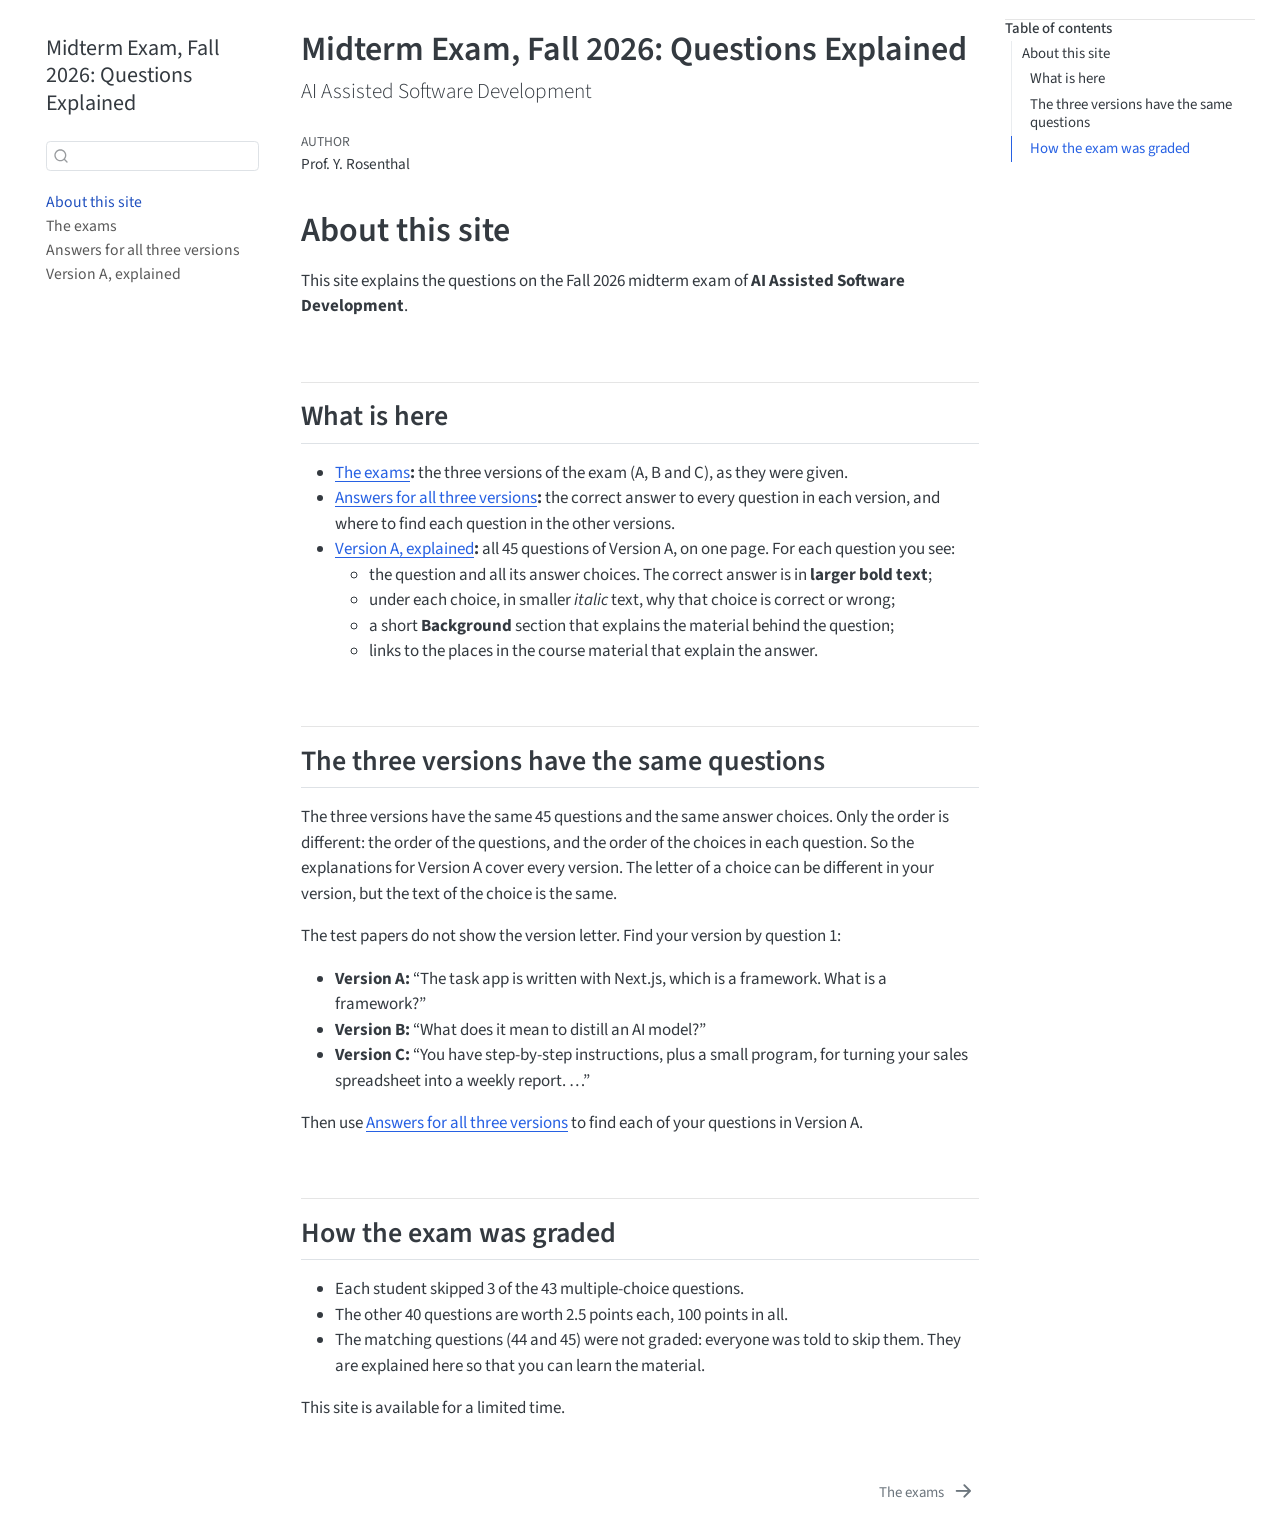
<file: docs/index.html>
<!DOCTYPE html>
<html xmlns="http://www.w3.org/1999/xhtml" lang="en" xml:lang="en"><head>

<meta charset="utf-8">
<meta name="generator" content="quarto-1.7.33">

<meta name="viewport" content="width=device-width, initial-scale=1.0, user-scalable=yes">

<meta name="author" content="Prof.&nbsp;Y. Rosenthal">

<title>Midterm Exam, Fall 2026: Questions Explained</title>
<style>
code{white-space: pre-wrap;}
span.smallcaps{font-variant: small-caps;}
div.columns{display: flex; gap: min(4vw, 1.5em);}
div.column{flex: auto; overflow-x: auto;}
div.hanging-indent{margin-left: 1.5em; text-indent: -1.5em;}
ul.task-list{list-style: none;}
ul.task-list li input[type="checkbox"] {
  width: 0.8em;
  margin: 0 0.8em 0.2em -1em; /* quarto-specific, see https://github.com/quarto-dev/quarto-cli/issues/4556 */ 
  vertical-align: middle;
}
</style>


<script src="site_libs/quarto-nav/quarto-nav.js"></script>
<script src="site_libs/quarto-nav/headroom.min.js"></script>
<script src="site_libs/clipboard/clipboard.min.js"></script>
<script src="site_libs/quarto-search/autocomplete.umd.js"></script>
<script src="site_libs/quarto-search/fuse.min.js"></script>
<script src="site_libs/quarto-search/quarto-search.js"></script>
<meta name="quarto:offset" content="./">
<link href="./the-exams.html" rel="next">
<script src="site_libs/quarto-html/quarto.js" type="module"></script>
<script src="site_libs/quarto-html/tabsets/tabsets.js" type="module"></script>
<script src="site_libs/quarto-html/popper.min.js"></script>
<script src="site_libs/quarto-html/tippy.umd.min.js"></script>
<script src="site_libs/quarto-html/anchor.min.js"></script>
<link href="site_libs/quarto-html/tippy.css" rel="stylesheet">
<link href="site_libs/quarto-html/quarto-syntax-highlighting-ea385d0e468b0dd5ea5bf0780b1290d9.css" rel="stylesheet" id="quarto-text-highlighting-styles">
<script src="site_libs/bootstrap/bootstrap.min.js"></script>
<link href="site_libs/bootstrap/bootstrap-icons.css" rel="stylesheet">
<link href="site_libs/bootstrap/bootstrap-12250bc6d41324f970c4c53c607dc95b.min.css" rel="stylesheet" append-hash="true" id="quarto-bootstrap" data-mode="light">
<script id="quarto-search-options" type="application/json">{
  "location": "sidebar",
  "copy-button": false,
  "collapse-after": 3,
  "panel-placement": "start",
  "type": "textbox",
  "limit": 50,
  "keyboard-shortcut": [
    "f",
    "/",
    "s"
  ],
  "show-item-context": false,
  "language": {
    "search-no-results-text": "No results",
    "search-matching-documents-text": "matching documents",
    "search-copy-link-title": "Copy link to search",
    "search-hide-matches-text": "Hide additional matches",
    "search-more-match-text": "more match in this document",
    "search-more-matches-text": "more matches in this document",
    "search-clear-button-title": "Clear",
    "search-text-placeholder": "",
    "search-detached-cancel-button-title": "Cancel",
    "search-submit-button-title": "Submit",
    "search-label": "Search"
  }
}</script>
<meta name="robots" content="noindex, nofollow">


<link rel="stylesheet" href="styles.css">
</head>

<body class="nav-sidebar floating quarto-light">

<div id="quarto-search-results"></div>
  <header id="quarto-header" class="headroom fixed-top">
  <nav class="quarto-secondary-nav">
    <div class="container-fluid d-flex">
      <button type="button" class="quarto-btn-toggle btn" data-bs-toggle="collapse" role="button" data-bs-target=".quarto-sidebar-collapse-item" aria-controls="quarto-sidebar" aria-expanded="false" aria-label="Toggle sidebar navigation" onclick="if (window.quartoToggleHeadroom) { window.quartoToggleHeadroom(); }">
        <i class="bi bi-layout-text-sidebar-reverse"></i>
      </button>
        <nav class="quarto-page-breadcrumbs" aria-label="breadcrumb"><ol class="breadcrumb"><li class="breadcrumb-item"><a href="./index.html">About this site</a></li></ol></nav>
        <a class="flex-grow-1" role="navigation" data-bs-toggle="collapse" data-bs-target=".quarto-sidebar-collapse-item" aria-controls="quarto-sidebar" aria-expanded="false" aria-label="Toggle sidebar navigation" onclick="if (window.quartoToggleHeadroom) { window.quartoToggleHeadroom(); }">      
        </a>
      <button type="button" class="btn quarto-search-button" aria-label="Search" onclick="window.quartoOpenSearch();">
        <i class="bi bi-search"></i>
      </button>
    </div>
  </nav>
</header>
<!-- content -->
<div id="quarto-content" class="quarto-container page-columns page-rows-contents page-layout-article">
<!-- sidebar -->
  <nav id="quarto-sidebar" class="sidebar collapse collapse-horizontal quarto-sidebar-collapse-item sidebar-navigation floating overflow-auto">
    <div class="pt-lg-2 mt-2 text-left sidebar-header">
    <div class="sidebar-title mb-0 py-0">
      <a href="./">Midterm Exam, Fall 2026: Questions Explained</a> 
    </div>
      </div>
        <div class="mt-2 flex-shrink-0 align-items-center">
        <div class="sidebar-search">
        <div id="quarto-search" class="" title="Search"></div>
        </div>
        </div>
    <div class="sidebar-menu-container"> 
    <ul class="list-unstyled mt-1">
        <li class="sidebar-item">
  <div class="sidebar-item-container"> 
  <a href="./index.html" class="sidebar-item-text sidebar-link active">
 <span class="menu-text">About this site</span></a>
  </div>
</li>
        <li class="sidebar-item">
  <div class="sidebar-item-container"> 
  <a href="./the-exams.html" class="sidebar-item-text sidebar-link">
 <span class="menu-text">The exams</span></a>
  </div>
</li>
        <li class="sidebar-item">
  <div class="sidebar-item-container"> 
  <a href="./answers-all-versions.html" class="sidebar-item-text sidebar-link"><span class="chapter-title">Answers for all three versions</span></a>
  </div>
</li>
        <li class="sidebar-item">
  <div class="sidebar-item-container"> 
  <a href="./version-a-explained.html" class="sidebar-item-text sidebar-link">
 <span class="menu-text">Version A, explained</span></a>
  </div>
</li>
    </ul>
    </div>
</nav>
<div id="quarto-sidebar-glass" class="quarto-sidebar-collapse-item" data-bs-toggle="collapse" data-bs-target=".quarto-sidebar-collapse-item"></div>
<!-- margin-sidebar -->
    <div id="quarto-margin-sidebar" class="sidebar margin-sidebar">
        <nav id="TOC" role="doc-toc" class="toc-active">
    <h2 id="toc-title">Table of contents</h2>
   
  <ul class="collapse">
  <li><a href="#about-this-site" id="toc-about-this-site" class="nav-link active" data-scroll-target="#about-this-site">About this site</a>
  <ul class="collapse">
  <li><a href="#what-is-here" id="toc-what-is-here" class="nav-link" data-scroll-target="#what-is-here">What is here</a></li>
  <li><a href="#the-three-versions-have-the-same-questions" id="toc-the-three-versions-have-the-same-questions" class="nav-link" data-scroll-target="#the-three-versions-have-the-same-questions">The three versions have the same questions</a></li>
  <li><a href="#how-the-exam-was-graded" id="toc-how-the-exam-was-graded" class="nav-link" data-scroll-target="#how-the-exam-was-graded">How the exam was graded</a></li>
  </ul></li>
  </ul>
</nav>
    </div>
<!-- main -->
<main class="content" id="quarto-document-content">

<header id="title-block-header" class="quarto-title-block default">
<div class="quarto-title">
<h1 class="title">Midterm Exam, Fall 2026: Questions Explained</h1>
<p class="subtitle lead">AI Assisted Software Development</p>
</div>



<div class="quarto-title-meta">

    <div>
    <div class="quarto-title-meta-heading">Author</div>
    <div class="quarto-title-meta-contents">
             <p>Prof.&nbsp;Y. Rosenthal </p>
          </div>
  </div>
    
  
    
  </div>
  


</header>


<section id="about-this-site" class="level1 unnumbered">
<h1 class="unnumbered">About this site</h1>
<p>This site explains the questions on the Fall 2026 midterm exam of <strong>AI Assisted Software Development</strong>.</p>
<section id="what-is-here" class="level2">
<h2 class="anchored" data-anchor-id="what-is-here">What is here</h2>
<ul>
<li><strong><a href="./the-exams.html">The exams</a>:</strong> the three versions of the exam (A, B and C), as they were given.</li>
<li><strong><a href="./answers-all-versions.html">Answers for all three versions</a>:</strong> the correct answer to every question in each version, and where to find each question in the other versions.</li>
<li><strong><a href="./version-a-explained.html">Version A, explained</a>:</strong> all 45 questions of Version A, on one page. For each question you see:
<ul>
<li>the question and all its answer choices. The correct answer is in <strong>larger bold text</strong>;</li>
<li>under each choice, in smaller <em>italic</em> text, why that choice is correct or wrong;</li>
<li>a short <strong>Background</strong> section that explains the material behind the question;</li>
<li>links to the places in the course material that explain the answer.</li>
</ul></li>
</ul>
</section>
<section id="the-three-versions-have-the-same-questions" class="level2">
<h2 class="anchored" data-anchor-id="the-three-versions-have-the-same-questions">The three versions have the same questions</h2>
<p>The three versions have the same 45 questions and the same answer choices. Only the order is different: the order of the questions, and the order of the choices in each question. So the explanations for Version A cover every version. The letter of a choice can be different in your version, but the text of the choice is the same.</p>
<p>The test papers do not show the version letter. Find your version by question 1:</p>
<ul>
<li><strong>Version A:</strong> “The task app is written with Next.js, which is a framework. What is a framework?”</li>
<li><strong>Version B:</strong> “What does it mean to distill an AI model?”</li>
<li><strong>Version C:</strong> “You have step-by-step instructions, plus a small program, for turning your sales spreadsheet into a weekly report. …”</li>
</ul>
<p>Then use <a href="./answers-all-versions.html">Answers for all three versions</a> to find each of your questions in Version A.</p>
</section>
<section id="how-the-exam-was-graded" class="level2">
<h2 class="anchored" data-anchor-id="how-the-exam-was-graded">How the exam was graded</h2>
<ul>
<li>Each student skipped 3 of the 43 multiple-choice questions.</li>
<li>The other 40 questions are worth 2.5 points each, 100 points in all.</li>
<li>The matching questions (44 and 45) were not graded: everyone was told to skip them. They are explained here so that you can learn the material.</li>
</ul>
<p>This site is available for a limited time.</p>


</section>
</section>

</main> <!-- /main -->
<script id="quarto-html-after-body" type="application/javascript">
  window.document.addEventListener("DOMContentLoaded", function (event) {
    const icon = "";
    const anchorJS = new window.AnchorJS();
    anchorJS.options = {
      placement: 'right',
      icon: icon
    };
    anchorJS.add('.anchored');
    const isCodeAnnotation = (el) => {
      for (const clz of el.classList) {
        if (clz.startsWith('code-annotation-')) {                     
          return true;
        }
      }
      return false;
    }
    const onCopySuccess = function(e) {
      // button target
      const button = e.trigger;
      // don't keep focus
      button.blur();
      // flash "checked"
      button.classList.add('code-copy-button-checked');
      var currentTitle = button.getAttribute("title");
      button.setAttribute("title", "Copied!");
      let tooltip;
      if (window.bootstrap) {
        button.setAttribute("data-bs-toggle", "tooltip");
        button.setAttribute("data-bs-placement", "left");
        button.setAttribute("data-bs-title", "Copied!");
        tooltip = new bootstrap.Tooltip(button, 
          { trigger: "manual", 
            customClass: "code-copy-button-tooltip",
            offset: [0, -8]});
        tooltip.show();    
      }
      setTimeout(function() {
        if (tooltip) {
          tooltip.hide();
          button.removeAttribute("data-bs-title");
          button.removeAttribute("data-bs-toggle");
          button.removeAttribute("data-bs-placement");
        }
        button.setAttribute("title", currentTitle);
        button.classList.remove('code-copy-button-checked');
      }, 1000);
      // clear code selection
      e.clearSelection();
    }
    const getTextToCopy = function(trigger) {
        const codeEl = trigger.previousElementSibling.cloneNode(true);
        for (const childEl of codeEl.children) {
          if (isCodeAnnotation(childEl)) {
            childEl.remove();
          }
        }
        return codeEl.innerText;
    }
    const clipboard = new window.ClipboardJS('.code-copy-button:not([data-in-quarto-modal])', {
      text: getTextToCopy
    });
    clipboard.on('success', onCopySuccess);
    if (window.document.getElementById('quarto-embedded-source-code-modal')) {
      const clipboardModal = new window.ClipboardJS('.code-copy-button[data-in-quarto-modal]', {
        text: getTextToCopy,
        container: window.document.getElementById('quarto-embedded-source-code-modal')
      });
      clipboardModal.on('success', onCopySuccess);
    }
      var localhostRegex = new RegExp(/^(?:http|https):\/\/localhost\:?[0-9]*\//);
      var mailtoRegex = new RegExp(/^mailto:/);
        var filterRegex = new RegExp('/' + window.location.host + '/');
      var isInternal = (href) => {
          return filterRegex.test(href) || localhostRegex.test(href) || mailtoRegex.test(href);
      }
      // Inspect non-navigation links and adorn them if external
     var links = window.document.querySelectorAll('a[href]:not(.nav-link):not(.navbar-brand):not(.toc-action):not(.sidebar-link):not(.sidebar-item-toggle):not(.pagination-link):not(.no-external):not([aria-hidden]):not(.dropdown-item):not(.quarto-navigation-tool):not(.about-link)');
      for (var i=0; i<links.length; i++) {
        const link = links[i];
        if (!isInternal(link.href)) {
          // undo the damage that might have been done by quarto-nav.js in the case of
          // links that we want to consider external
          if (link.dataset.originalHref !== undefined) {
            link.href = link.dataset.originalHref;
          }
        }
      }
    function tippyHover(el, contentFn, onTriggerFn, onUntriggerFn) {
      const config = {
        allowHTML: true,
        maxWidth: 500,
        delay: 100,
        arrow: false,
        appendTo: function(el) {
            return el.parentElement;
        },
        interactive: true,
        interactiveBorder: 10,
        theme: 'quarto',
        placement: 'bottom-start',
      };
      if (contentFn) {
        config.content = contentFn;
      }
      if (onTriggerFn) {
        config.onTrigger = onTriggerFn;
      }
      if (onUntriggerFn) {
        config.onUntrigger = onUntriggerFn;
      }
      window.tippy(el, config); 
    }
    const noterefs = window.document.querySelectorAll('a[role="doc-noteref"]');
    for (var i=0; i<noterefs.length; i++) {
      const ref = noterefs[i];
      tippyHover(ref, function() {
        // use id or data attribute instead here
        let href = ref.getAttribute('data-footnote-href') || ref.getAttribute('href');
        try { href = new URL(href).hash; } catch {}
        const id = href.replace(/^#\/?/, "");
        const note = window.document.getElementById(id);
        if (note) {
          return note.innerHTML;
        } else {
          return "";
        }
      });
    }
    const xrefs = window.document.querySelectorAll('a.quarto-xref');
    const processXRef = (id, note) => {
      // Strip column container classes
      const stripColumnClz = (el) => {
        el.classList.remove("page-full", "page-columns");
        if (el.children) {
          for (const child of el.children) {
            stripColumnClz(child);
          }
        }
      }
      stripColumnClz(note)
      if (id === null || id.startsWith('sec-')) {
        // Special case sections, only their first couple elements
        const container = document.createElement("div");
        if (note.children && note.children.length > 2) {
          container.appendChild(note.children[0].cloneNode(true));
          for (let i = 1; i < note.children.length; i++) {
            const child = note.children[i];
            if (child.tagName === "P" && child.innerText === "") {
              continue;
            } else {
              container.appendChild(child.cloneNode(true));
              break;
            }
          }
          if (window.Quarto?.typesetMath) {
            window.Quarto.typesetMath(container);
          }
          return container.innerHTML
        } else {
          if (window.Quarto?.typesetMath) {
            window.Quarto.typesetMath(note);
          }
          return note.innerHTML;
        }
      } else {
        // Remove any anchor links if they are present
        const anchorLink = note.querySelector('a.anchorjs-link');
        if (anchorLink) {
          anchorLink.remove();
        }
        if (window.Quarto?.typesetMath) {
          window.Quarto.typesetMath(note);
        }
        if (note.classList.contains("callout")) {
          return note.outerHTML;
        } else {
          return note.innerHTML;
        }
      }
    }
    for (var i=0; i<xrefs.length; i++) {
      const xref = xrefs[i];
      tippyHover(xref, undefined, function(instance) {
        instance.disable();
        let url = xref.getAttribute('href');
        let hash = undefined; 
        if (url.startsWith('#')) {
          hash = url;
        } else {
          try { hash = new URL(url).hash; } catch {}
        }
        if (hash) {
          const id = hash.replace(/^#\/?/, "");
          const note = window.document.getElementById(id);
          if (note !== null) {
            try {
              const html = processXRef(id, note.cloneNode(true));
              instance.setContent(html);
            } finally {
              instance.enable();
              instance.show();
            }
          } else {
            // See if we can fetch this
            fetch(url.split('#')[0])
            .then(res => res.text())
            .then(html => {
              const parser = new DOMParser();
              const htmlDoc = parser.parseFromString(html, "text/html");
              const note = htmlDoc.getElementById(id);
              if (note !== null) {
                const html = processXRef(id, note);
                instance.setContent(html);
              } 
            }).finally(() => {
              instance.enable();
              instance.show();
            });
          }
        } else {
          // See if we can fetch a full url (with no hash to target)
          // This is a special case and we should probably do some content thinning / targeting
          fetch(url)
          .then(res => res.text())
          .then(html => {
            const parser = new DOMParser();
            const htmlDoc = parser.parseFromString(html, "text/html");
            const note = htmlDoc.querySelector('main.content');
            if (note !== null) {
              // This should only happen for chapter cross references
              // (since there is no id in the URL)
              // remove the first header
              if (note.children.length > 0 && note.children[0].tagName === "HEADER") {
                note.children[0].remove();
              }
              const html = processXRef(null, note);
              instance.setContent(html);
            } 
          }).finally(() => {
            instance.enable();
            instance.show();
          });
        }
      }, function(instance) {
      });
    }
        let selectedAnnoteEl;
        const selectorForAnnotation = ( cell, annotation) => {
          let cellAttr = 'data-code-cell="' + cell + '"';
          let lineAttr = 'data-code-annotation="' +  annotation + '"';
          const selector = 'span[' + cellAttr + '][' + lineAttr + ']';
          return selector;
        }
        const selectCodeLines = (annoteEl) => {
          const doc = window.document;
          const targetCell = annoteEl.getAttribute("data-target-cell");
          const targetAnnotation = annoteEl.getAttribute("data-target-annotation");
          const annoteSpan = window.document.querySelector(selectorForAnnotation(targetCell, targetAnnotation));
          const lines = annoteSpan.getAttribute("data-code-lines").split(",");
          const lineIds = lines.map((line) => {
            return targetCell + "-" + line;
          })
          let top = null;
          let height = null;
          let parent = null;
          if (lineIds.length > 0) {
              //compute the position of the single el (top and bottom and make a div)
              const el = window.document.getElementById(lineIds[0]);
              top = el.offsetTop;
              height = el.offsetHeight;
              parent = el.parentElement.parentElement;
            if (lineIds.length > 1) {
              const lastEl = window.document.getElementById(lineIds[lineIds.length - 1]);
              const bottom = lastEl.offsetTop + lastEl.offsetHeight;
              height = bottom - top;
            }
            if (top !== null && height !== null && parent !== null) {
              // cook up a div (if necessary) and position it 
              let div = window.document.getElementById("code-annotation-line-highlight");
              if (div === null) {
                div = window.document.createElement("div");
                div.setAttribute("id", "code-annotation-line-highlight");
                div.style.position = 'absolute';
                parent.appendChild(div);
              }
              div.style.top = top - 2 + "px";
              div.style.height = height + 4 + "px";
              div.style.left = 0;
              let gutterDiv = window.document.getElementById("code-annotation-line-highlight-gutter");
              if (gutterDiv === null) {
                gutterDiv = window.document.createElement("div");
                gutterDiv.setAttribute("id", "code-annotation-line-highlight-gutter");
                gutterDiv.style.position = 'absolute';
                const codeCell = window.document.getElementById(targetCell);
                const gutter = codeCell.querySelector('.code-annotation-gutter');
                gutter.appendChild(gutterDiv);
              }
              gutterDiv.style.top = top - 2 + "px";
              gutterDiv.style.height = height + 4 + "px";
            }
            selectedAnnoteEl = annoteEl;
          }
        };
        const unselectCodeLines = () => {
          const elementsIds = ["code-annotation-line-highlight", "code-annotation-line-highlight-gutter"];
          elementsIds.forEach((elId) => {
            const div = window.document.getElementById(elId);
            if (div) {
              div.remove();
            }
          });
          selectedAnnoteEl = undefined;
        };
          // Handle positioning of the toggle
      window.addEventListener(
        "resize",
        throttle(() => {
          elRect = undefined;
          if (selectedAnnoteEl) {
            selectCodeLines(selectedAnnoteEl);
          }
        }, 10)
      );
      function throttle(fn, ms) {
      let throttle = false;
      let timer;
        return (...args) => {
          if(!throttle) { // first call gets through
              fn.apply(this, args);
              throttle = true;
          } else { // all the others get throttled
              if(timer) clearTimeout(timer); // cancel #2
              timer = setTimeout(() => {
                fn.apply(this, args);
                timer = throttle = false;
              }, ms);
          }
        };
      }
        // Attach click handler to the DT
        const annoteDls = window.document.querySelectorAll('dt[data-target-cell]');
        for (const annoteDlNode of annoteDls) {
          annoteDlNode.addEventListener('click', (event) => {
            const clickedEl = event.target;
            if (clickedEl !== selectedAnnoteEl) {
              unselectCodeLines();
              const activeEl = window.document.querySelector('dt[data-target-cell].code-annotation-active');
              if (activeEl) {
                activeEl.classList.remove('code-annotation-active');
              }
              selectCodeLines(clickedEl);
              clickedEl.classList.add('code-annotation-active');
            } else {
              // Unselect the line
              unselectCodeLines();
              clickedEl.classList.remove('code-annotation-active');
            }
          });
        }
    const findCites = (el) => {
      const parentEl = el.parentElement;
      if (parentEl) {
        const cites = parentEl.dataset.cites;
        if (cites) {
          return {
            el,
            cites: cites.split(' ')
          };
        } else {
          return findCites(el.parentElement)
        }
      } else {
        return undefined;
      }
    };
    var bibliorefs = window.document.querySelectorAll('a[role="doc-biblioref"]');
    for (var i=0; i<bibliorefs.length; i++) {
      const ref = bibliorefs[i];
      const citeInfo = findCites(ref);
      if (citeInfo) {
        tippyHover(citeInfo.el, function() {
          var popup = window.document.createElement('div');
          citeInfo.cites.forEach(function(cite) {
            var citeDiv = window.document.createElement('div');
            citeDiv.classList.add('hanging-indent');
            citeDiv.classList.add('csl-entry');
            var biblioDiv = window.document.getElementById('ref-' + cite);
            if (biblioDiv) {
              citeDiv.innerHTML = biblioDiv.innerHTML;
            }
            popup.appendChild(citeDiv);
          });
          return popup.innerHTML;
        });
      }
    }
  });
  </script>
<nav class="page-navigation">
  <div class="nav-page nav-page-previous">
  </div>
  <div class="nav-page nav-page-next">
      <a href="./the-exams.html" class="pagination-link" aria-label="The exams">
        <span class="nav-page-text">The exams</span> <i class="bi bi-arrow-right-short"></i>
      </a>
  </div>
</nav>
</div> <!-- /content -->




</body></html>
</file>
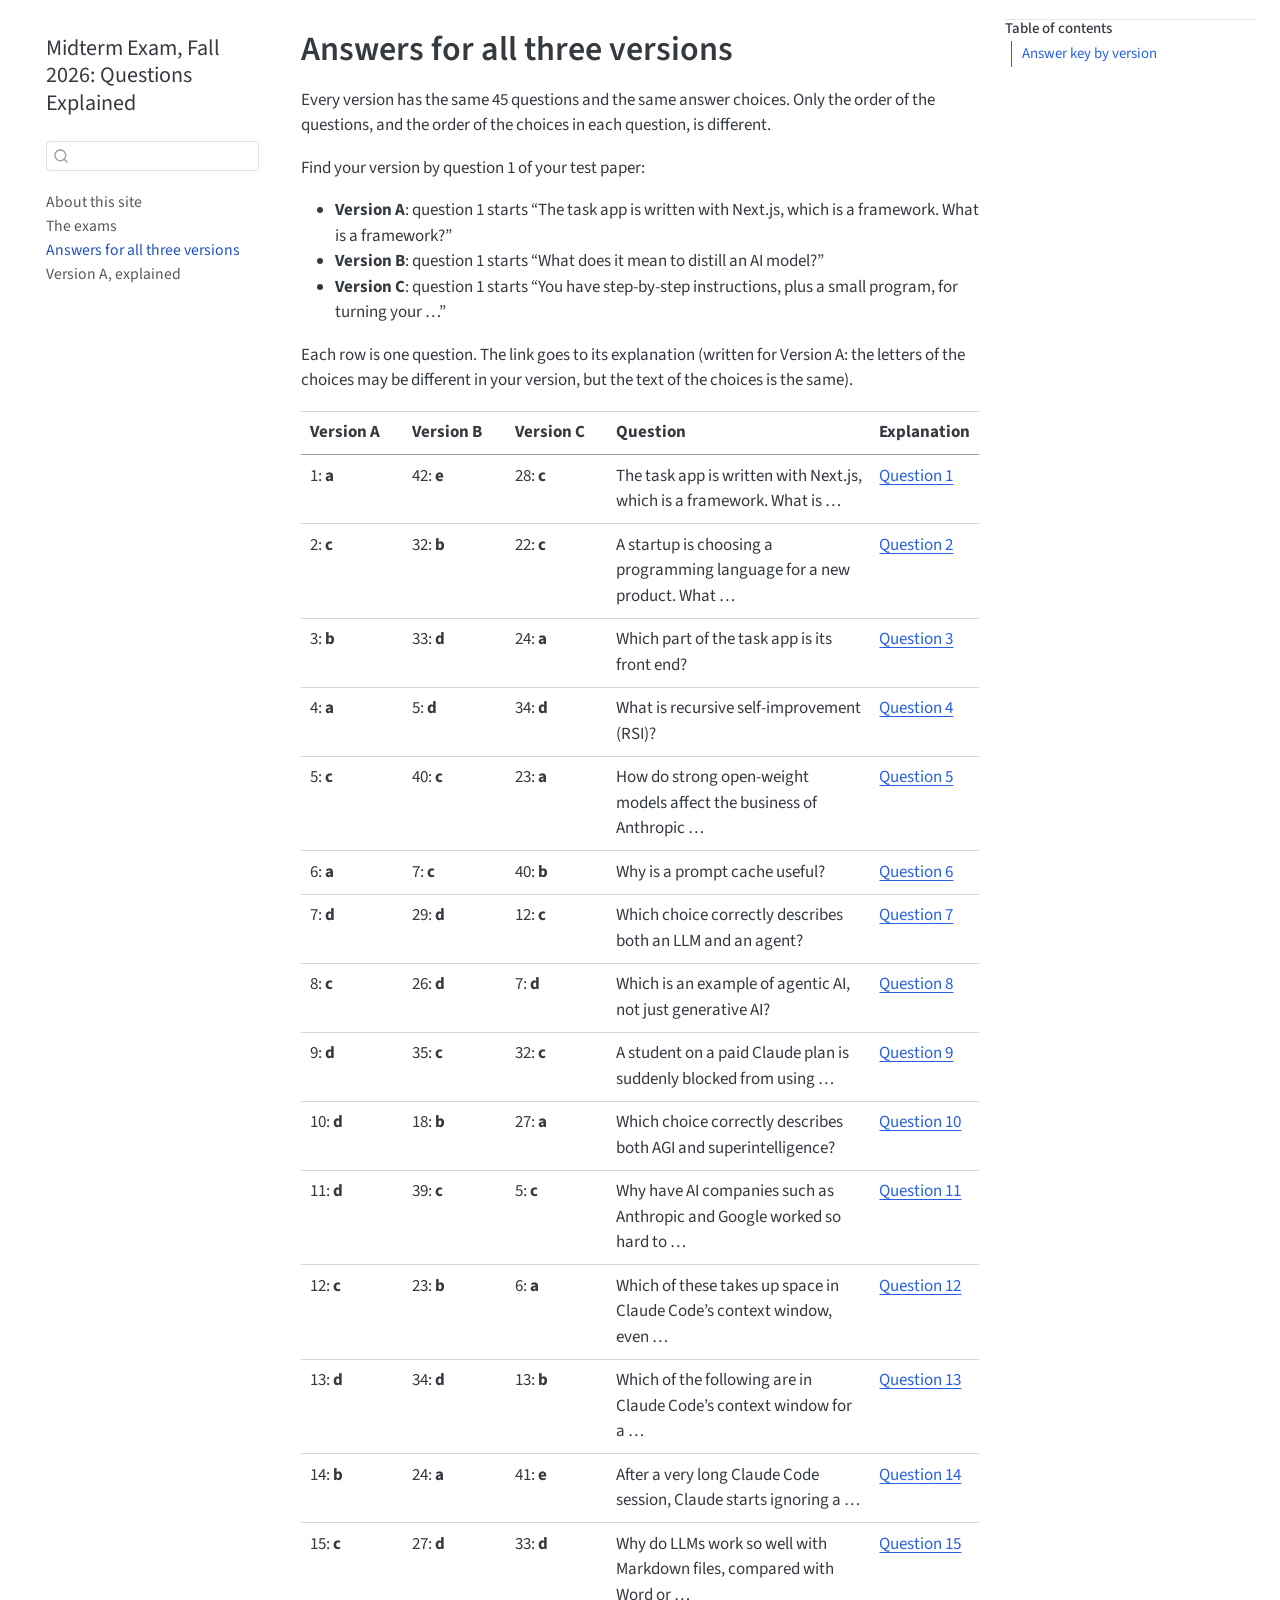
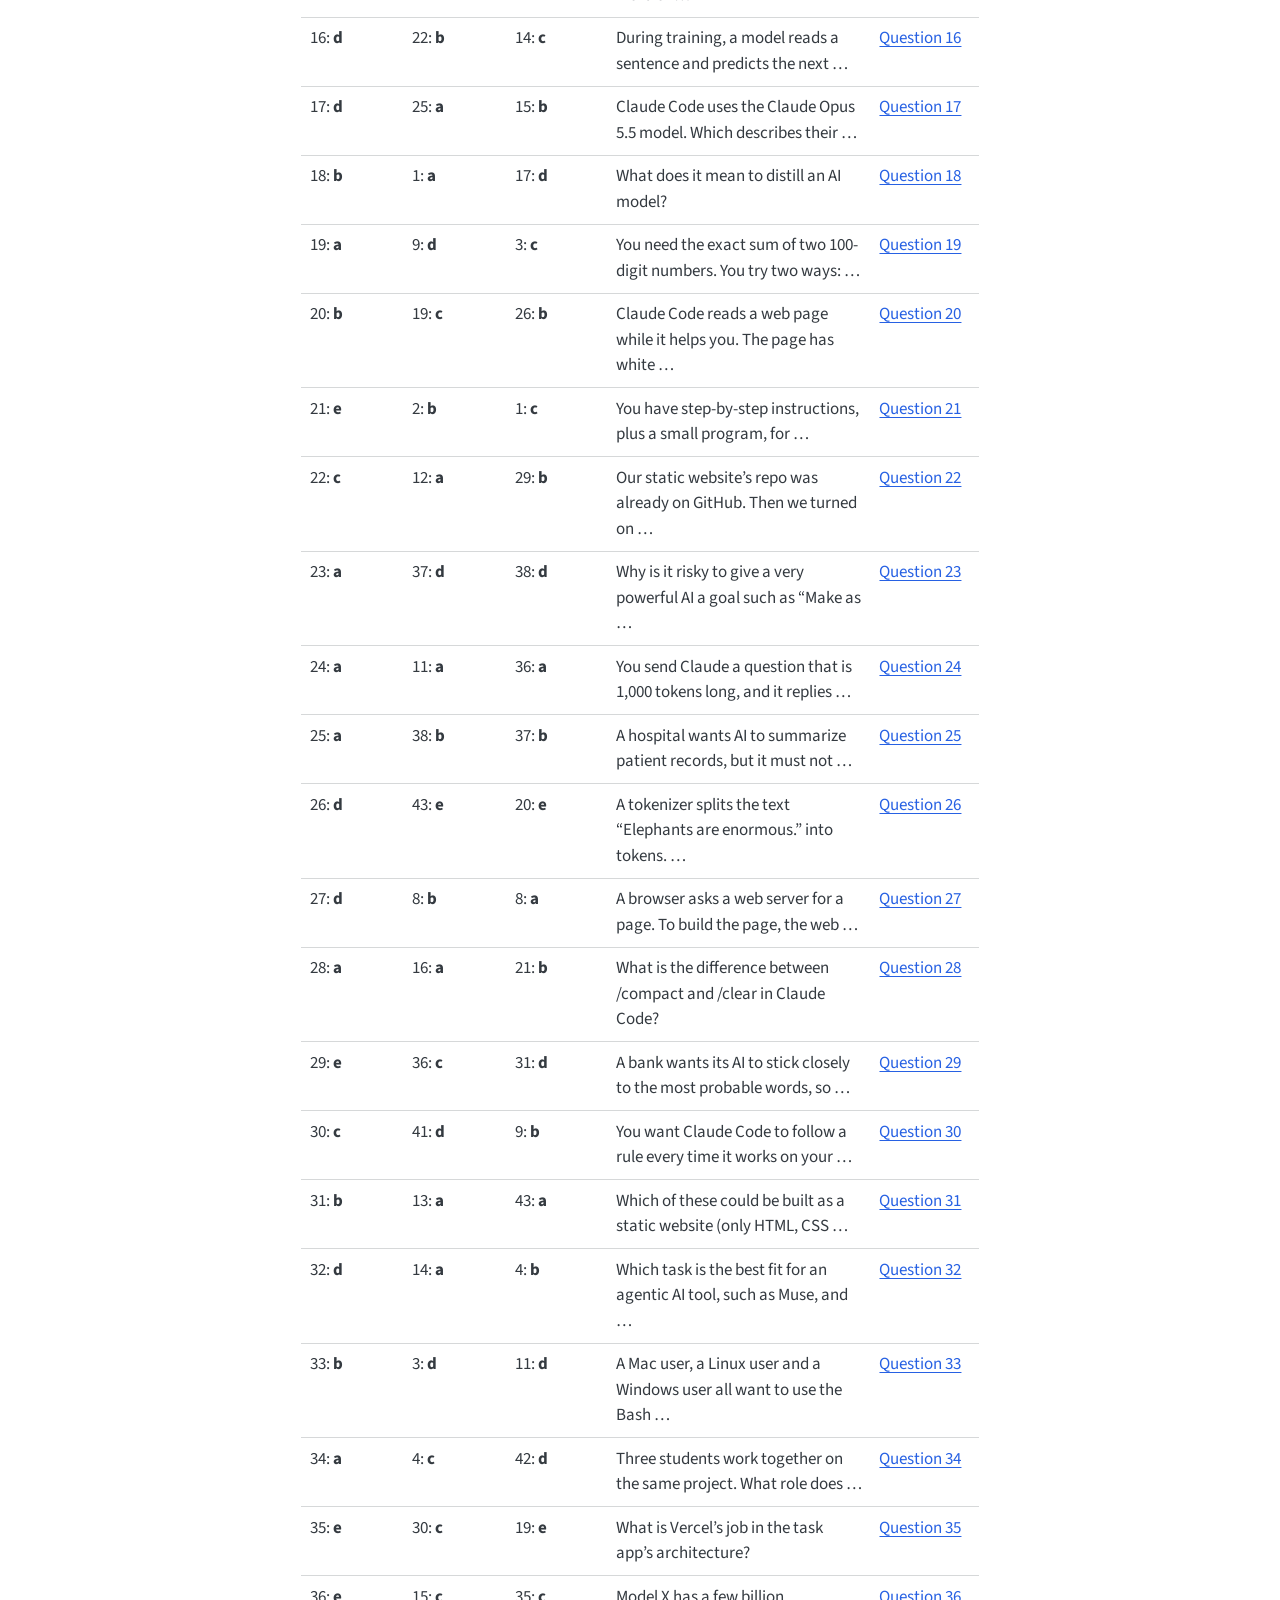
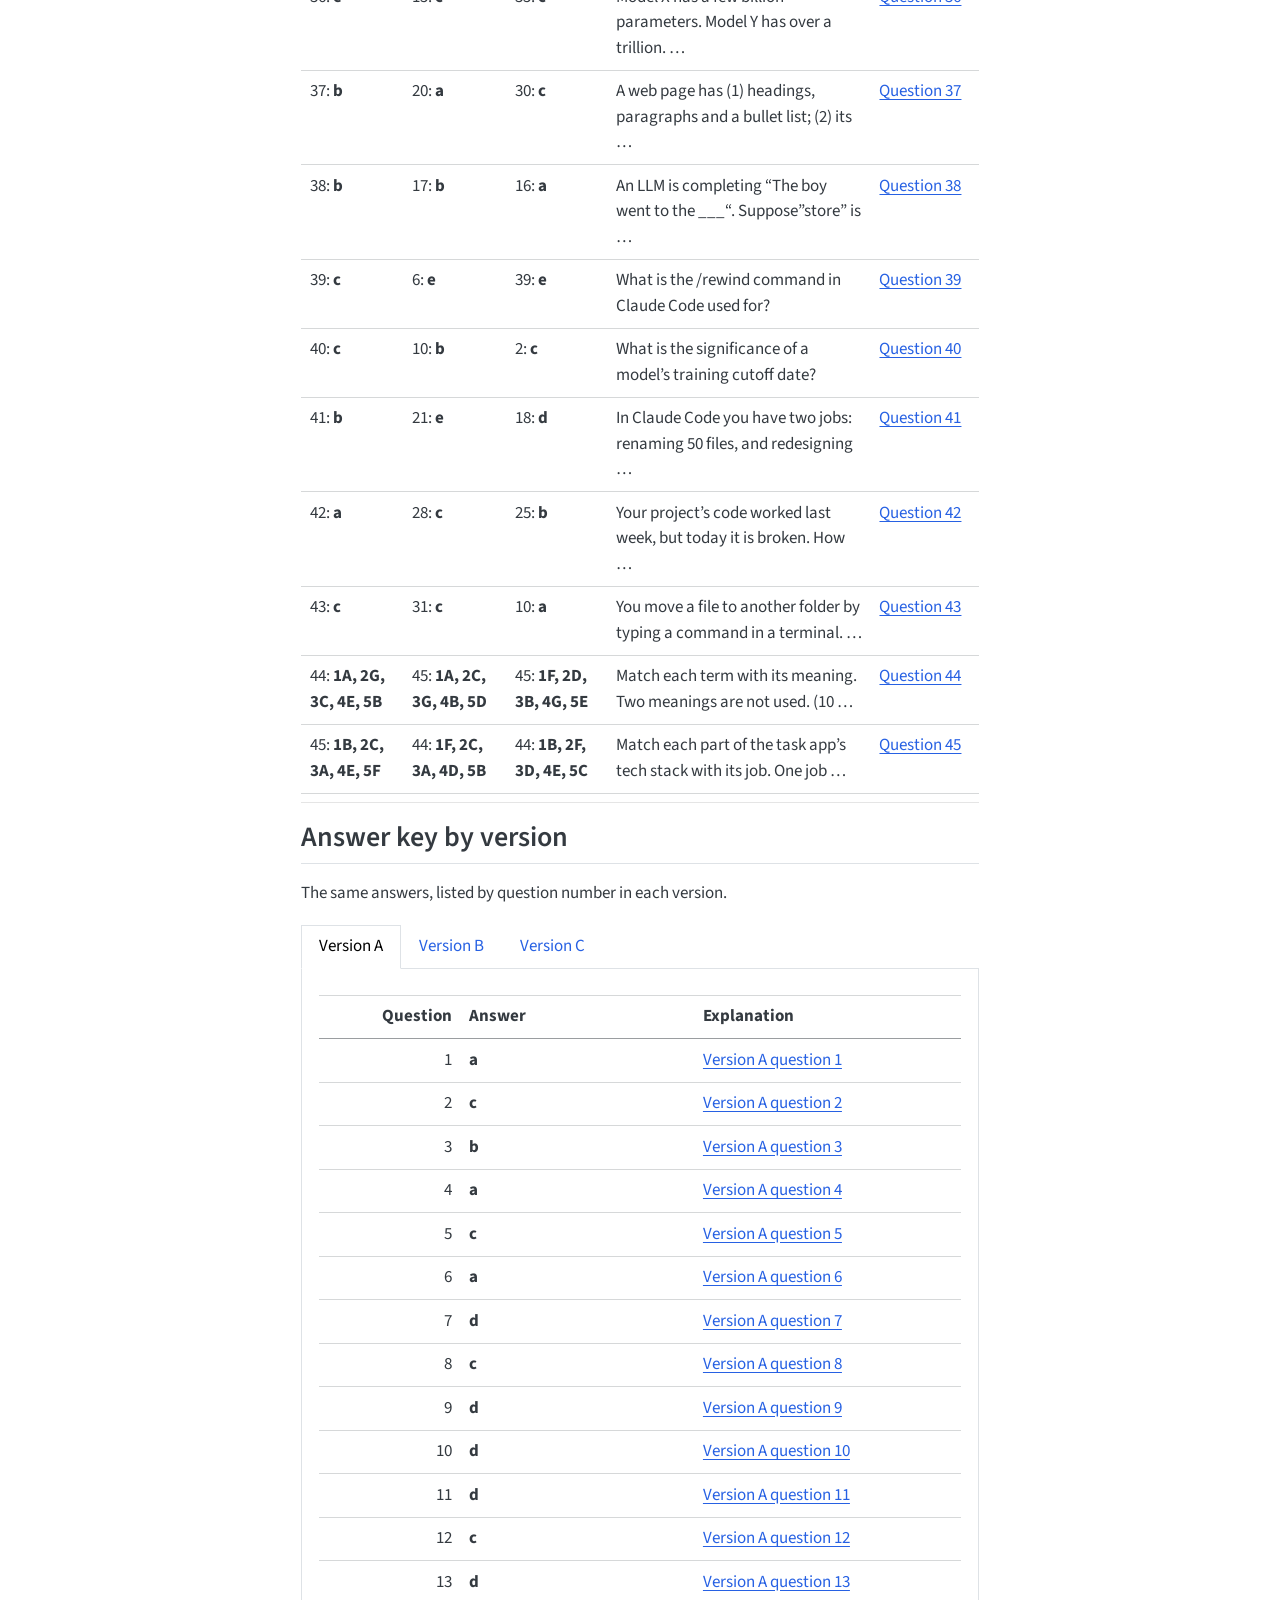
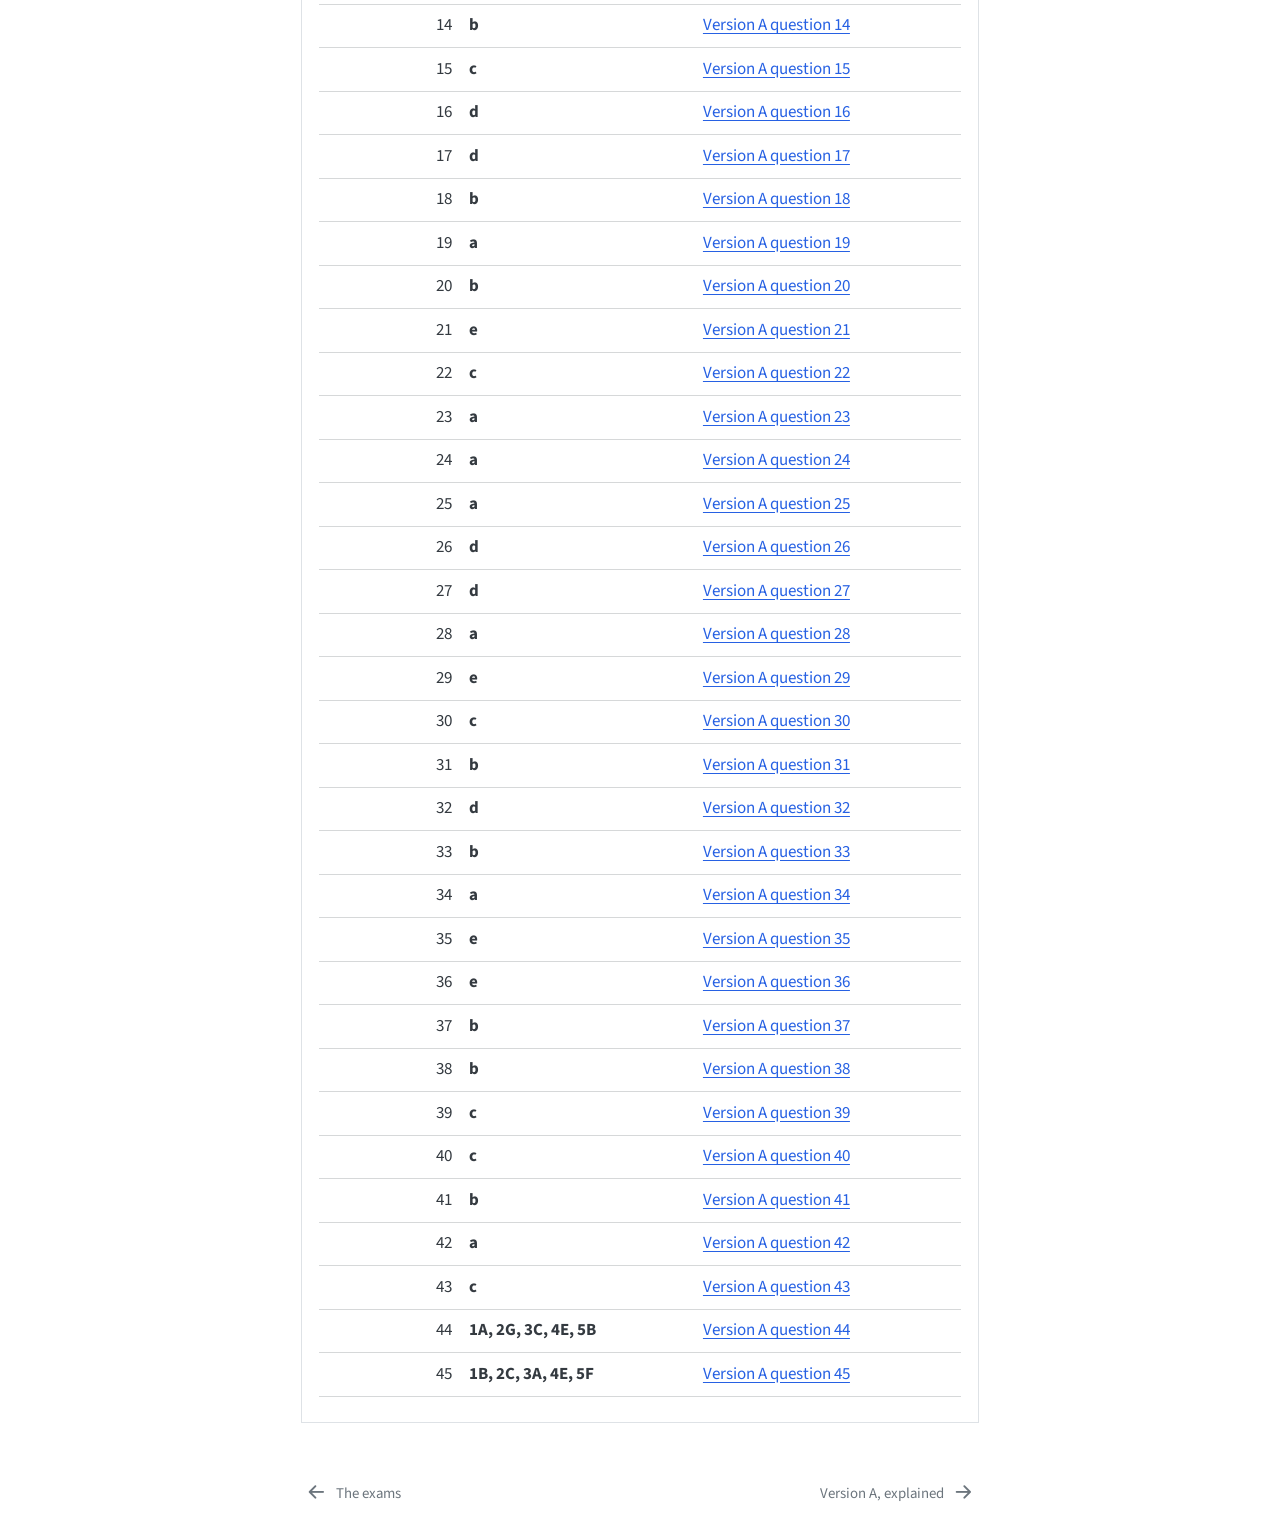
<file: docs/answers-all-versions.html>
<!DOCTYPE html>
<html xmlns="http://www.w3.org/1999/xhtml" lang="en" xml:lang="en"><head>

<meta charset="utf-8">
<meta name="generator" content="quarto-1.7.33">

<meta name="viewport" content="width=device-width, initial-scale=1.0, user-scalable=yes">


<title>Answers for all three versions – Midterm Exam, Fall 2026: Questions Explained</title>
<style>
code{white-space: pre-wrap;}
span.smallcaps{font-variant: small-caps;}
div.columns{display: flex; gap: min(4vw, 1.5em);}
div.column{flex: auto; overflow-x: auto;}
div.hanging-indent{margin-left: 1.5em; text-indent: -1.5em;}
ul.task-list{list-style: none;}
ul.task-list li input[type="checkbox"] {
  width: 0.8em;
  margin: 0 0.8em 0.2em -1em; /* quarto-specific, see https://github.com/quarto-dev/quarto-cli/issues/4556 */ 
  vertical-align: middle;
}
</style>


<script src="site_libs/quarto-nav/quarto-nav.js"></script>
<script src="site_libs/quarto-nav/headroom.min.js"></script>
<script src="site_libs/clipboard/clipboard.min.js"></script>
<script src="site_libs/quarto-search/autocomplete.umd.js"></script>
<script src="site_libs/quarto-search/fuse.min.js"></script>
<script src="site_libs/quarto-search/quarto-search.js"></script>
<meta name="quarto:offset" content="./">
<link href="./version-a-explained.html" rel="next">
<link href="./the-exams.html" rel="prev">
<script src="site_libs/quarto-html/quarto.js" type="module"></script>
<script src="site_libs/quarto-html/tabsets/tabsets.js" type="module"></script>
<script src="site_libs/quarto-html/popper.min.js"></script>
<script src="site_libs/quarto-html/tippy.umd.min.js"></script>
<script src="site_libs/quarto-html/anchor.min.js"></script>
<link href="site_libs/quarto-html/tippy.css" rel="stylesheet">
<link href="site_libs/quarto-html/quarto-syntax-highlighting-ea385d0e468b0dd5ea5bf0780b1290d9.css" rel="stylesheet" id="quarto-text-highlighting-styles">
<script src="site_libs/bootstrap/bootstrap.min.js"></script>
<link href="site_libs/bootstrap/bootstrap-icons.css" rel="stylesheet">
<link href="site_libs/bootstrap/bootstrap-12250bc6d41324f970c4c53c607dc95b.min.css" rel="stylesheet" append-hash="true" id="quarto-bootstrap" data-mode="light">
<script id="quarto-search-options" type="application/json">{
  "location": "sidebar",
  "copy-button": false,
  "collapse-after": 3,
  "panel-placement": "start",
  "type": "textbox",
  "limit": 50,
  "keyboard-shortcut": [
    "f",
    "/",
    "s"
  ],
  "show-item-context": false,
  "language": {
    "search-no-results-text": "No results",
    "search-matching-documents-text": "matching documents",
    "search-copy-link-title": "Copy link to search",
    "search-hide-matches-text": "Hide additional matches",
    "search-more-match-text": "more match in this document",
    "search-more-matches-text": "more matches in this document",
    "search-clear-button-title": "Clear",
    "search-text-placeholder": "",
    "search-detached-cancel-button-title": "Cancel",
    "search-submit-button-title": "Submit",
    "search-label": "Search"
  }
}</script>
<meta name="robots" content="noindex, nofollow">


<link rel="stylesheet" href="styles.css">
</head>

<body class="nav-sidebar floating quarto-light">

<div id="quarto-search-results"></div>
  <header id="quarto-header" class="headroom fixed-top">
  <nav class="quarto-secondary-nav">
    <div class="container-fluid d-flex">
      <button type="button" class="quarto-btn-toggle btn" data-bs-toggle="collapse" role="button" data-bs-target=".quarto-sidebar-collapse-item" aria-controls="quarto-sidebar" aria-expanded="false" aria-label="Toggle sidebar navigation" onclick="if (window.quartoToggleHeadroom) { window.quartoToggleHeadroom(); }">
        <i class="bi bi-layout-text-sidebar-reverse"></i>
      </button>
        <nav class="quarto-page-breadcrumbs" aria-label="breadcrumb"><ol class="breadcrumb"><li class="breadcrumb-item"><a href="./answers-all-versions.html"><span class="chapter-title">Answers for all three versions</span></a></li></ol></nav>
        <a class="flex-grow-1" role="navigation" data-bs-toggle="collapse" data-bs-target=".quarto-sidebar-collapse-item" aria-controls="quarto-sidebar" aria-expanded="false" aria-label="Toggle sidebar navigation" onclick="if (window.quartoToggleHeadroom) { window.quartoToggleHeadroom(); }">      
        </a>
      <button type="button" class="btn quarto-search-button" aria-label="Search" onclick="window.quartoOpenSearch();">
        <i class="bi bi-search"></i>
      </button>
    </div>
  </nav>
</header>
<!-- content -->
<div id="quarto-content" class="quarto-container page-columns page-rows-contents page-layout-article">
<!-- sidebar -->
  <nav id="quarto-sidebar" class="sidebar collapse collapse-horizontal quarto-sidebar-collapse-item sidebar-navigation floating overflow-auto">
    <div class="pt-lg-2 mt-2 text-left sidebar-header">
    <div class="sidebar-title mb-0 py-0">
      <a href="./">Midterm Exam, Fall 2026: Questions Explained</a> 
    </div>
      </div>
        <div class="mt-2 flex-shrink-0 align-items-center">
        <div class="sidebar-search">
        <div id="quarto-search" class="" title="Search"></div>
        </div>
        </div>
    <div class="sidebar-menu-container"> 
    <ul class="list-unstyled mt-1">
        <li class="sidebar-item">
  <div class="sidebar-item-container"> 
  <a href="./index.html" class="sidebar-item-text sidebar-link">
 <span class="menu-text">About this site</span></a>
  </div>
</li>
        <li class="sidebar-item">
  <div class="sidebar-item-container"> 
  <a href="./the-exams.html" class="sidebar-item-text sidebar-link">
 <span class="menu-text">The exams</span></a>
  </div>
</li>
        <li class="sidebar-item">
  <div class="sidebar-item-container"> 
  <a href="./answers-all-versions.html" class="sidebar-item-text sidebar-link active"><span class="chapter-title">Answers for all three versions</span></a>
  </div>
</li>
        <li class="sidebar-item">
  <div class="sidebar-item-container"> 
  <a href="./version-a-explained.html" class="sidebar-item-text sidebar-link">
 <span class="menu-text">Version A, explained</span></a>
  </div>
</li>
    </ul>
    </div>
</nav>
<div id="quarto-sidebar-glass" class="quarto-sidebar-collapse-item" data-bs-toggle="collapse" data-bs-target=".quarto-sidebar-collapse-item"></div>
<!-- margin-sidebar -->
    <div id="quarto-margin-sidebar" class="sidebar margin-sidebar">
        <nav id="TOC" role="doc-toc" class="toc-active">
    <h2 id="toc-title">Table of contents</h2>
   
  <ul class="collapse">
  <li><a href="#answer-key-by-version" id="toc-answer-key-by-version" class="nav-link active" data-scroll-target="#answer-key-by-version">Answer key by version</a></li>
  </ul>
</nav>
    </div>
<!-- main -->
<main class="content" id="quarto-document-content">

<header id="title-block-header" class="quarto-title-block default">
<div class="quarto-title">
<h1 class="title"><span class="chapter-title">Answers for all three versions</span></h1>
</div>



<div class="quarto-title-meta">

    
  
    
  </div>
  


</header>


<!-- Generated by tools/build_pages.py from the exams and content/explanations/. Do not edit by hand. -->
<p>Every version has the same 45 questions and the same answer choices. Only the order of the questions, and the order of the choices in each question, is different.</p>
<p>Find your version by question 1 of your test paper:</p>
<ul>
<li><strong>Version A</strong>: question 1 starts “The task app is written with Next.js, which is a framework. What is a framework?”</li>
<li><strong>Version B</strong>: question 1 starts “What does it mean to distill an AI model?”</li>
<li><strong>Version C</strong>: question 1 starts “You have step-by-step instructions, plus a small program, for turning your …”</li>
</ul>
<p>Each row is one question. The link goes to its explanation (written for Version A: the letters of the choices may be different in your version, but the text of the choices is the same).</p>
<table class="caption-top table">
<thead>
<tr class="header">
<th style="text-align: left;">Version A</th>
<th style="text-align: left;">Version B</th>
<th style="text-align: left;">Version C</th>
<th>Question</th>
<th>Explanation</th>
</tr>
</thead>
<tbody>
<tr class="odd">
<td style="text-align: left;">1: <strong>a</strong></td>
<td style="text-align: left;">42: <strong>e</strong></td>
<td style="text-align: left;">28: <strong>c</strong></td>
<td>The task app is written with Next.js, which is a framework. What is …</td>
<td><a href="./version-a-explained.html#q1">Question 1</a></td>
</tr>
<tr class="even">
<td style="text-align: left;">2: <strong>c</strong></td>
<td style="text-align: left;">32: <strong>b</strong></td>
<td style="text-align: left;">22: <strong>c</strong></td>
<td>A startup is choosing a programming language for a new product. What …</td>
<td><a href="./version-a-explained.html#q2">Question 2</a></td>
</tr>
<tr class="odd">
<td style="text-align: left;">3: <strong>b</strong></td>
<td style="text-align: left;">33: <strong>d</strong></td>
<td style="text-align: left;">24: <strong>a</strong></td>
<td>Which part of the task app is its front end?</td>
<td><a href="./version-a-explained.html#q3">Question 3</a></td>
</tr>
<tr class="even">
<td style="text-align: left;">4: <strong>a</strong></td>
<td style="text-align: left;">5: <strong>d</strong></td>
<td style="text-align: left;">34: <strong>d</strong></td>
<td>What is recursive self-improvement (RSI)?</td>
<td><a href="./version-a-explained.html#q4">Question 4</a></td>
</tr>
<tr class="odd">
<td style="text-align: left;">5: <strong>c</strong></td>
<td style="text-align: left;">40: <strong>c</strong></td>
<td style="text-align: left;">23: <strong>a</strong></td>
<td>How do strong open-weight models affect the business of Anthropic …</td>
<td><a href="./version-a-explained.html#q5">Question 5</a></td>
</tr>
<tr class="even">
<td style="text-align: left;">6: <strong>a</strong></td>
<td style="text-align: left;">7: <strong>c</strong></td>
<td style="text-align: left;">40: <strong>b</strong></td>
<td>Why is a prompt cache useful?</td>
<td><a href="./version-a-explained.html#q6">Question 6</a></td>
</tr>
<tr class="odd">
<td style="text-align: left;">7: <strong>d</strong></td>
<td style="text-align: left;">29: <strong>d</strong></td>
<td style="text-align: left;">12: <strong>c</strong></td>
<td>Which choice correctly describes both an LLM and an agent?</td>
<td><a href="./version-a-explained.html#q7">Question 7</a></td>
</tr>
<tr class="even">
<td style="text-align: left;">8: <strong>c</strong></td>
<td style="text-align: left;">26: <strong>d</strong></td>
<td style="text-align: left;">7: <strong>d</strong></td>
<td>Which is an example of agentic AI, not just generative AI?</td>
<td><a href="./version-a-explained.html#q8">Question 8</a></td>
</tr>
<tr class="odd">
<td style="text-align: left;">9: <strong>d</strong></td>
<td style="text-align: left;">35: <strong>c</strong></td>
<td style="text-align: left;">32: <strong>c</strong></td>
<td>A student on a paid Claude plan is suddenly blocked from using …</td>
<td><a href="./version-a-explained.html#q9">Question 9</a></td>
</tr>
<tr class="even">
<td style="text-align: left;">10: <strong>d</strong></td>
<td style="text-align: left;">18: <strong>b</strong></td>
<td style="text-align: left;">27: <strong>a</strong></td>
<td>Which choice correctly describes both AGI and superintelligence?</td>
<td><a href="./version-a-explained.html#q10">Question 10</a></td>
</tr>
<tr class="odd">
<td style="text-align: left;">11: <strong>d</strong></td>
<td style="text-align: left;">39: <strong>c</strong></td>
<td style="text-align: left;">5: <strong>c</strong></td>
<td>Why have AI companies such as Anthropic and Google worked so hard to …</td>
<td><a href="./version-a-explained.html#q11">Question 11</a></td>
</tr>
<tr class="even">
<td style="text-align: left;">12: <strong>c</strong></td>
<td style="text-align: left;">23: <strong>b</strong></td>
<td style="text-align: left;">6: <strong>a</strong></td>
<td>Which of these takes up space in Claude Code’s context window, even …</td>
<td><a href="./version-a-explained.html#q12">Question 12</a></td>
</tr>
<tr class="odd">
<td style="text-align: left;">13: <strong>d</strong></td>
<td style="text-align: left;">34: <strong>d</strong></td>
<td style="text-align: left;">13: <strong>b</strong></td>
<td>Which of the following are in Claude Code’s context window for a …</td>
<td><a href="./version-a-explained.html#q13">Question 13</a></td>
</tr>
<tr class="even">
<td style="text-align: left;">14: <strong>b</strong></td>
<td style="text-align: left;">24: <strong>a</strong></td>
<td style="text-align: left;">41: <strong>e</strong></td>
<td>After a very long Claude Code session, Claude starts ignoring a …</td>
<td><a href="./version-a-explained.html#q14">Question 14</a></td>
</tr>
<tr class="odd">
<td style="text-align: left;">15: <strong>c</strong></td>
<td style="text-align: left;">27: <strong>d</strong></td>
<td style="text-align: left;">33: <strong>d</strong></td>
<td>Why do LLMs work so well with Markdown files, compared with Word or …</td>
<td><a href="./version-a-explained.html#q15">Question 15</a></td>
</tr>
<tr class="even">
<td style="text-align: left;">16: <strong>d</strong></td>
<td style="text-align: left;">22: <strong>b</strong></td>
<td style="text-align: left;">14: <strong>c</strong></td>
<td>During training, a model reads a sentence and predicts the next …</td>
<td><a href="./version-a-explained.html#q16">Question 16</a></td>
</tr>
<tr class="odd">
<td style="text-align: left;">17: <strong>d</strong></td>
<td style="text-align: left;">25: <strong>a</strong></td>
<td style="text-align: left;">15: <strong>b</strong></td>
<td>Claude Code uses the Claude Opus 5.5 model. Which describes their …</td>
<td><a href="./version-a-explained.html#q17">Question 17</a></td>
</tr>
<tr class="even">
<td style="text-align: left;">18: <strong>b</strong></td>
<td style="text-align: left;">1: <strong>a</strong></td>
<td style="text-align: left;">17: <strong>d</strong></td>
<td>What does it mean to distill an AI model?</td>
<td><a href="./version-a-explained.html#q18">Question 18</a></td>
</tr>
<tr class="odd">
<td style="text-align: left;">19: <strong>a</strong></td>
<td style="text-align: left;">9: <strong>d</strong></td>
<td style="text-align: left;">3: <strong>c</strong></td>
<td>You need the exact sum of two 100-digit numbers. You try two ways: …</td>
<td><a href="./version-a-explained.html#q19">Question 19</a></td>
</tr>
<tr class="even">
<td style="text-align: left;">20: <strong>b</strong></td>
<td style="text-align: left;">19: <strong>c</strong></td>
<td style="text-align: left;">26: <strong>b</strong></td>
<td>Claude Code reads a web page while it helps you. The page has white …</td>
<td><a href="./version-a-explained.html#q20">Question 20</a></td>
</tr>
<tr class="odd">
<td style="text-align: left;">21: <strong>e</strong></td>
<td style="text-align: left;">2: <strong>b</strong></td>
<td style="text-align: left;">1: <strong>c</strong></td>
<td>You have step-by-step instructions, plus a small program, for …</td>
<td><a href="./version-a-explained.html#q21">Question 21</a></td>
</tr>
<tr class="even">
<td style="text-align: left;">22: <strong>c</strong></td>
<td style="text-align: left;">12: <strong>a</strong></td>
<td style="text-align: left;">29: <strong>b</strong></td>
<td>Our static website’s repo was already on GitHub. Then we turned on …</td>
<td><a href="./version-a-explained.html#q22">Question 22</a></td>
</tr>
<tr class="odd">
<td style="text-align: left;">23: <strong>a</strong></td>
<td style="text-align: left;">37: <strong>d</strong></td>
<td style="text-align: left;">38: <strong>d</strong></td>
<td>Why is it risky to give a very powerful AI a goal such as “Make as …</td>
<td><a href="./version-a-explained.html#q23">Question 23</a></td>
</tr>
<tr class="even">
<td style="text-align: left;">24: <strong>a</strong></td>
<td style="text-align: left;">11: <strong>a</strong></td>
<td style="text-align: left;">36: <strong>a</strong></td>
<td>You send Claude a question that is 1,000 tokens long, and it replies …</td>
<td><a href="./version-a-explained.html#q24">Question 24</a></td>
</tr>
<tr class="odd">
<td style="text-align: left;">25: <strong>a</strong></td>
<td style="text-align: left;">38: <strong>b</strong></td>
<td style="text-align: left;">37: <strong>b</strong></td>
<td>A hospital wants AI to summarize patient records, but it must not …</td>
<td><a href="./version-a-explained.html#q25">Question 25</a></td>
</tr>
<tr class="even">
<td style="text-align: left;">26: <strong>d</strong></td>
<td style="text-align: left;">43: <strong>e</strong></td>
<td style="text-align: left;">20: <strong>e</strong></td>
<td>A tokenizer splits the text “Elephants are enormous.” into tokens. …</td>
<td><a href="./version-a-explained.html#q26">Question 26</a></td>
</tr>
<tr class="odd">
<td style="text-align: left;">27: <strong>d</strong></td>
<td style="text-align: left;">8: <strong>b</strong></td>
<td style="text-align: left;">8: <strong>a</strong></td>
<td>A browser asks a web server for a page. To build the page, the web …</td>
<td><a href="./version-a-explained.html#q27">Question 27</a></td>
</tr>
<tr class="even">
<td style="text-align: left;">28: <strong>a</strong></td>
<td style="text-align: left;">16: <strong>a</strong></td>
<td style="text-align: left;">21: <strong>b</strong></td>
<td>What is the difference between /compact and /clear in Claude Code?</td>
<td><a href="./version-a-explained.html#q28">Question 28</a></td>
</tr>
<tr class="odd">
<td style="text-align: left;">29: <strong>e</strong></td>
<td style="text-align: left;">36: <strong>c</strong></td>
<td style="text-align: left;">31: <strong>d</strong></td>
<td>A bank wants its AI to stick closely to the most probable words, so …</td>
<td><a href="./version-a-explained.html#q29">Question 29</a></td>
</tr>
<tr class="even">
<td style="text-align: left;">30: <strong>c</strong></td>
<td style="text-align: left;">41: <strong>d</strong></td>
<td style="text-align: left;">9: <strong>b</strong></td>
<td>You want Claude Code to follow a rule every time it works on your …</td>
<td><a href="./version-a-explained.html#q30">Question 30</a></td>
</tr>
<tr class="odd">
<td style="text-align: left;">31: <strong>b</strong></td>
<td style="text-align: left;">13: <strong>a</strong></td>
<td style="text-align: left;">43: <strong>a</strong></td>
<td>Which of these could be built as a static website (only HTML, CSS …</td>
<td><a href="./version-a-explained.html#q31">Question 31</a></td>
</tr>
<tr class="even">
<td style="text-align: left;">32: <strong>d</strong></td>
<td style="text-align: left;">14: <strong>a</strong></td>
<td style="text-align: left;">4: <strong>b</strong></td>
<td>Which task is the best fit for an agentic AI tool, such as Muse, and …</td>
<td><a href="./version-a-explained.html#q32">Question 32</a></td>
</tr>
<tr class="odd">
<td style="text-align: left;">33: <strong>b</strong></td>
<td style="text-align: left;">3: <strong>d</strong></td>
<td style="text-align: left;">11: <strong>d</strong></td>
<td>A Mac user, a Linux user and a Windows user all want to use the Bash …</td>
<td><a href="./version-a-explained.html#q33">Question 33</a></td>
</tr>
<tr class="even">
<td style="text-align: left;">34: <strong>a</strong></td>
<td style="text-align: left;">4: <strong>c</strong></td>
<td style="text-align: left;">42: <strong>d</strong></td>
<td>Three students work together on the same project. What role does …</td>
<td><a href="./version-a-explained.html#q34">Question 34</a></td>
</tr>
<tr class="odd">
<td style="text-align: left;">35: <strong>e</strong></td>
<td style="text-align: left;">30: <strong>c</strong></td>
<td style="text-align: left;">19: <strong>e</strong></td>
<td>What is Vercel’s job in the task app’s architecture?</td>
<td><a href="./version-a-explained.html#q35">Question 35</a></td>
</tr>
<tr class="even">
<td style="text-align: left;">36: <strong>e</strong></td>
<td style="text-align: left;">15: <strong>c</strong></td>
<td style="text-align: left;">35: <strong>c</strong></td>
<td>Model X has a few billion parameters. Model Y has over a trillion. …</td>
<td><a href="./version-a-explained.html#q36">Question 36</a></td>
</tr>
<tr class="odd">
<td style="text-align: left;">37: <strong>b</strong></td>
<td style="text-align: left;">20: <strong>a</strong></td>
<td style="text-align: left;">30: <strong>c</strong></td>
<td>A web page has (1) headings, paragraphs and a bullet list; (2) its …</td>
<td><a href="./version-a-explained.html#q37">Question 37</a></td>
</tr>
<tr class="even">
<td style="text-align: left;">38: <strong>b</strong></td>
<td style="text-align: left;">17: <strong>b</strong></td>
<td style="text-align: left;">16: <strong>a</strong></td>
<td>An LLM is completing “The boy went to the ___“. Suppose”store” is …</td>
<td><a href="./version-a-explained.html#q38">Question 38</a></td>
</tr>
<tr class="odd">
<td style="text-align: left;">39: <strong>c</strong></td>
<td style="text-align: left;">6: <strong>e</strong></td>
<td style="text-align: left;">39: <strong>e</strong></td>
<td>What is the /rewind command in Claude Code used for?</td>
<td><a href="./version-a-explained.html#q39">Question 39</a></td>
</tr>
<tr class="even">
<td style="text-align: left;">40: <strong>c</strong></td>
<td style="text-align: left;">10: <strong>b</strong></td>
<td style="text-align: left;">2: <strong>c</strong></td>
<td>What is the significance of a model’s training cutoff date?</td>
<td><a href="./version-a-explained.html#q40">Question 40</a></td>
</tr>
<tr class="odd">
<td style="text-align: left;">41: <strong>b</strong></td>
<td style="text-align: left;">21: <strong>e</strong></td>
<td style="text-align: left;">18: <strong>d</strong></td>
<td>In Claude Code you have two jobs: renaming 50 files, and redesigning …</td>
<td><a href="./version-a-explained.html#q41">Question 41</a></td>
</tr>
<tr class="even">
<td style="text-align: left;">42: <strong>a</strong></td>
<td style="text-align: left;">28: <strong>c</strong></td>
<td style="text-align: left;">25: <strong>b</strong></td>
<td>Your project’s code worked last week, but today it is broken. How …</td>
<td><a href="./version-a-explained.html#q42">Question 42</a></td>
</tr>
<tr class="odd">
<td style="text-align: left;">43: <strong>c</strong></td>
<td style="text-align: left;">31: <strong>c</strong></td>
<td style="text-align: left;">10: <strong>a</strong></td>
<td>You move a file to another folder by typing a command in a terminal. …</td>
<td><a href="./version-a-explained.html#q43">Question 43</a></td>
</tr>
<tr class="even">
<td style="text-align: left;">44: <strong>1A, 2G, 3C, 4E, 5B</strong></td>
<td style="text-align: left;">45: <strong>1A, 2C, 3G, 4B, 5D</strong></td>
<td style="text-align: left;">45: <strong>1F, 2D, 3B, 4G, 5E</strong></td>
<td>Match each term with its meaning. Two meanings are not used. (10 …</td>
<td><a href="./version-a-explained.html#q44">Question 44</a></td>
</tr>
<tr class="odd">
<td style="text-align: left;">45: <strong>1B, 2C, 3A, 4E, 5F</strong></td>
<td style="text-align: left;">44: <strong>1F, 2C, 3A, 4D, 5B</strong></td>
<td style="text-align: left;">44: <strong>1B, 2F, 3D, 4E, 5C</strong></td>
<td>Match each part of the task app’s tech stack with its job. One job …</td>
<td><a href="./version-a-explained.html#q45">Question 45</a></td>
</tr>
</tbody>
</table>
<section id="answer-key-by-version" class="level2">
<h2 class="anchored" data-anchor-id="answer-key-by-version">Answer key by version</h2>
<p>The same answers, listed by question number in each version.</p>
<div class="tabset-margin-container"></div><div class="panel-tabset">
<ul class="nav nav-tabs" role="tablist"><li class="nav-item" role="presentation"><a class="nav-link active" id="tabset-1-1-tab" data-bs-toggle="tab" data-bs-target="#tabset-1-1" role="tab" aria-controls="tabset-1-1" aria-selected="true">Version A</a></li><li class="nav-item" role="presentation"><a class="nav-link" id="tabset-1-2-tab" data-bs-toggle="tab" data-bs-target="#tabset-1-2" role="tab" aria-controls="tabset-1-2" aria-selected="false">Version B</a></li><li class="nav-item" role="presentation"><a class="nav-link" id="tabset-1-3-tab" data-bs-toggle="tab" data-bs-target="#tabset-1-3" role="tab" aria-controls="tabset-1-3" aria-selected="false">Version C</a></li></ul>
<div class="tab-content">
<div id="tabset-1-1" class="tab-pane active" role="tabpanel" aria-labelledby="tabset-1-1-tab">
<table class="caption-top table">
<thead>
<tr class="header">
<th style="text-align: right;">Question</th>
<th style="text-align: left;">Answer</th>
<th>Explanation</th>
</tr>
</thead>
<tbody>
<tr class="odd">
<td style="text-align: right;">1</td>
<td style="text-align: left;"><strong>a</strong></td>
<td><a href="./version-a-explained.html#q1">Version A question 1</a></td>
</tr>
<tr class="even">
<td style="text-align: right;">2</td>
<td style="text-align: left;"><strong>c</strong></td>
<td><a href="./version-a-explained.html#q2">Version A question 2</a></td>
</tr>
<tr class="odd">
<td style="text-align: right;">3</td>
<td style="text-align: left;"><strong>b</strong></td>
<td><a href="./version-a-explained.html#q3">Version A question 3</a></td>
</tr>
<tr class="even">
<td style="text-align: right;">4</td>
<td style="text-align: left;"><strong>a</strong></td>
<td><a href="./version-a-explained.html#q4">Version A question 4</a></td>
</tr>
<tr class="odd">
<td style="text-align: right;">5</td>
<td style="text-align: left;"><strong>c</strong></td>
<td><a href="./version-a-explained.html#q5">Version A question 5</a></td>
</tr>
<tr class="even">
<td style="text-align: right;">6</td>
<td style="text-align: left;"><strong>a</strong></td>
<td><a href="./version-a-explained.html#q6">Version A question 6</a></td>
</tr>
<tr class="odd">
<td style="text-align: right;">7</td>
<td style="text-align: left;"><strong>d</strong></td>
<td><a href="./version-a-explained.html#q7">Version A question 7</a></td>
</tr>
<tr class="even">
<td style="text-align: right;">8</td>
<td style="text-align: left;"><strong>c</strong></td>
<td><a href="./version-a-explained.html#q8">Version A question 8</a></td>
</tr>
<tr class="odd">
<td style="text-align: right;">9</td>
<td style="text-align: left;"><strong>d</strong></td>
<td><a href="./version-a-explained.html#q9">Version A question 9</a></td>
</tr>
<tr class="even">
<td style="text-align: right;">10</td>
<td style="text-align: left;"><strong>d</strong></td>
<td><a href="./version-a-explained.html#q10">Version A question 10</a></td>
</tr>
<tr class="odd">
<td style="text-align: right;">11</td>
<td style="text-align: left;"><strong>d</strong></td>
<td><a href="./version-a-explained.html#q11">Version A question 11</a></td>
</tr>
<tr class="even">
<td style="text-align: right;">12</td>
<td style="text-align: left;"><strong>c</strong></td>
<td><a href="./version-a-explained.html#q12">Version A question 12</a></td>
</tr>
<tr class="odd">
<td style="text-align: right;">13</td>
<td style="text-align: left;"><strong>d</strong></td>
<td><a href="./version-a-explained.html#q13">Version A question 13</a></td>
</tr>
<tr class="even">
<td style="text-align: right;">14</td>
<td style="text-align: left;"><strong>b</strong></td>
<td><a href="./version-a-explained.html#q14">Version A question 14</a></td>
</tr>
<tr class="odd">
<td style="text-align: right;">15</td>
<td style="text-align: left;"><strong>c</strong></td>
<td><a href="./version-a-explained.html#q15">Version A question 15</a></td>
</tr>
<tr class="even">
<td style="text-align: right;">16</td>
<td style="text-align: left;"><strong>d</strong></td>
<td><a href="./version-a-explained.html#q16">Version A question 16</a></td>
</tr>
<tr class="odd">
<td style="text-align: right;">17</td>
<td style="text-align: left;"><strong>d</strong></td>
<td><a href="./version-a-explained.html#q17">Version A question 17</a></td>
</tr>
<tr class="even">
<td style="text-align: right;">18</td>
<td style="text-align: left;"><strong>b</strong></td>
<td><a href="./version-a-explained.html#q18">Version A question 18</a></td>
</tr>
<tr class="odd">
<td style="text-align: right;">19</td>
<td style="text-align: left;"><strong>a</strong></td>
<td><a href="./version-a-explained.html#q19">Version A question 19</a></td>
</tr>
<tr class="even">
<td style="text-align: right;">20</td>
<td style="text-align: left;"><strong>b</strong></td>
<td><a href="./version-a-explained.html#q20">Version A question 20</a></td>
</tr>
<tr class="odd">
<td style="text-align: right;">21</td>
<td style="text-align: left;"><strong>e</strong></td>
<td><a href="./version-a-explained.html#q21">Version A question 21</a></td>
</tr>
<tr class="even">
<td style="text-align: right;">22</td>
<td style="text-align: left;"><strong>c</strong></td>
<td><a href="./version-a-explained.html#q22">Version A question 22</a></td>
</tr>
<tr class="odd">
<td style="text-align: right;">23</td>
<td style="text-align: left;"><strong>a</strong></td>
<td><a href="./version-a-explained.html#q23">Version A question 23</a></td>
</tr>
<tr class="even">
<td style="text-align: right;">24</td>
<td style="text-align: left;"><strong>a</strong></td>
<td><a href="./version-a-explained.html#q24">Version A question 24</a></td>
</tr>
<tr class="odd">
<td style="text-align: right;">25</td>
<td style="text-align: left;"><strong>a</strong></td>
<td><a href="./version-a-explained.html#q25">Version A question 25</a></td>
</tr>
<tr class="even">
<td style="text-align: right;">26</td>
<td style="text-align: left;"><strong>d</strong></td>
<td><a href="./version-a-explained.html#q26">Version A question 26</a></td>
</tr>
<tr class="odd">
<td style="text-align: right;">27</td>
<td style="text-align: left;"><strong>d</strong></td>
<td><a href="./version-a-explained.html#q27">Version A question 27</a></td>
</tr>
<tr class="even">
<td style="text-align: right;">28</td>
<td style="text-align: left;"><strong>a</strong></td>
<td><a href="./version-a-explained.html#q28">Version A question 28</a></td>
</tr>
<tr class="odd">
<td style="text-align: right;">29</td>
<td style="text-align: left;"><strong>e</strong></td>
<td><a href="./version-a-explained.html#q29">Version A question 29</a></td>
</tr>
<tr class="even">
<td style="text-align: right;">30</td>
<td style="text-align: left;"><strong>c</strong></td>
<td><a href="./version-a-explained.html#q30">Version A question 30</a></td>
</tr>
<tr class="odd">
<td style="text-align: right;">31</td>
<td style="text-align: left;"><strong>b</strong></td>
<td><a href="./version-a-explained.html#q31">Version A question 31</a></td>
</tr>
<tr class="even">
<td style="text-align: right;">32</td>
<td style="text-align: left;"><strong>d</strong></td>
<td><a href="./version-a-explained.html#q32">Version A question 32</a></td>
</tr>
<tr class="odd">
<td style="text-align: right;">33</td>
<td style="text-align: left;"><strong>b</strong></td>
<td><a href="./version-a-explained.html#q33">Version A question 33</a></td>
</tr>
<tr class="even">
<td style="text-align: right;">34</td>
<td style="text-align: left;"><strong>a</strong></td>
<td><a href="./version-a-explained.html#q34">Version A question 34</a></td>
</tr>
<tr class="odd">
<td style="text-align: right;">35</td>
<td style="text-align: left;"><strong>e</strong></td>
<td><a href="./version-a-explained.html#q35">Version A question 35</a></td>
</tr>
<tr class="even">
<td style="text-align: right;">36</td>
<td style="text-align: left;"><strong>e</strong></td>
<td><a href="./version-a-explained.html#q36">Version A question 36</a></td>
</tr>
<tr class="odd">
<td style="text-align: right;">37</td>
<td style="text-align: left;"><strong>b</strong></td>
<td><a href="./version-a-explained.html#q37">Version A question 37</a></td>
</tr>
<tr class="even">
<td style="text-align: right;">38</td>
<td style="text-align: left;"><strong>b</strong></td>
<td><a href="./version-a-explained.html#q38">Version A question 38</a></td>
</tr>
<tr class="odd">
<td style="text-align: right;">39</td>
<td style="text-align: left;"><strong>c</strong></td>
<td><a href="./version-a-explained.html#q39">Version A question 39</a></td>
</tr>
<tr class="even">
<td style="text-align: right;">40</td>
<td style="text-align: left;"><strong>c</strong></td>
<td><a href="./version-a-explained.html#q40">Version A question 40</a></td>
</tr>
<tr class="odd">
<td style="text-align: right;">41</td>
<td style="text-align: left;"><strong>b</strong></td>
<td><a href="./version-a-explained.html#q41">Version A question 41</a></td>
</tr>
<tr class="even">
<td style="text-align: right;">42</td>
<td style="text-align: left;"><strong>a</strong></td>
<td><a href="./version-a-explained.html#q42">Version A question 42</a></td>
</tr>
<tr class="odd">
<td style="text-align: right;">43</td>
<td style="text-align: left;"><strong>c</strong></td>
<td><a href="./version-a-explained.html#q43">Version A question 43</a></td>
</tr>
<tr class="even">
<td style="text-align: right;">44</td>
<td style="text-align: left;"><strong>1A, 2G, 3C, 4E, 5B</strong></td>
<td><a href="./version-a-explained.html#q44">Version A question 44</a></td>
</tr>
<tr class="odd">
<td style="text-align: right;">45</td>
<td style="text-align: left;"><strong>1B, 2C, 3A, 4E, 5F</strong></td>
<td><a href="./version-a-explained.html#q45">Version A question 45</a></td>
</tr>
</tbody>
</table>
</div>
<div id="tabset-1-2" class="tab-pane" role="tabpanel" aria-labelledby="tabset-1-2-tab">
<table class="caption-top table">
<thead>
<tr class="header">
<th style="text-align: right;">Question</th>
<th style="text-align: left;">Answer</th>
<th>Explanation</th>
</tr>
</thead>
<tbody>
<tr class="odd">
<td style="text-align: right;">1</td>
<td style="text-align: left;"><strong>a</strong></td>
<td><a href="./version-a-explained.html#q18">Version A question 18</a></td>
</tr>
<tr class="even">
<td style="text-align: right;">2</td>
<td style="text-align: left;"><strong>b</strong></td>
<td><a href="./version-a-explained.html#q21">Version A question 21</a></td>
</tr>
<tr class="odd">
<td style="text-align: right;">3</td>
<td style="text-align: left;"><strong>d</strong></td>
<td><a href="./version-a-explained.html#q33">Version A question 33</a></td>
</tr>
<tr class="even">
<td style="text-align: right;">4</td>
<td style="text-align: left;"><strong>c</strong></td>
<td><a href="./version-a-explained.html#q34">Version A question 34</a></td>
</tr>
<tr class="odd">
<td style="text-align: right;">5</td>
<td style="text-align: left;"><strong>d</strong></td>
<td><a href="./version-a-explained.html#q4">Version A question 4</a></td>
</tr>
<tr class="even">
<td style="text-align: right;">6</td>
<td style="text-align: left;"><strong>e</strong></td>
<td><a href="./version-a-explained.html#q39">Version A question 39</a></td>
</tr>
<tr class="odd">
<td style="text-align: right;">7</td>
<td style="text-align: left;"><strong>c</strong></td>
<td><a href="./version-a-explained.html#q6">Version A question 6</a></td>
</tr>
<tr class="even">
<td style="text-align: right;">8</td>
<td style="text-align: left;"><strong>b</strong></td>
<td><a href="./version-a-explained.html#q27">Version A question 27</a></td>
</tr>
<tr class="odd">
<td style="text-align: right;">9</td>
<td style="text-align: left;"><strong>d</strong></td>
<td><a href="./version-a-explained.html#q19">Version A question 19</a></td>
</tr>
<tr class="even">
<td style="text-align: right;">10</td>
<td style="text-align: left;"><strong>b</strong></td>
<td><a href="./version-a-explained.html#q40">Version A question 40</a></td>
</tr>
<tr class="odd">
<td style="text-align: right;">11</td>
<td style="text-align: left;"><strong>a</strong></td>
<td><a href="./version-a-explained.html#q24">Version A question 24</a></td>
</tr>
<tr class="even">
<td style="text-align: right;">12</td>
<td style="text-align: left;"><strong>a</strong></td>
<td><a href="./version-a-explained.html#q22">Version A question 22</a></td>
</tr>
<tr class="odd">
<td style="text-align: right;">13</td>
<td style="text-align: left;"><strong>a</strong></td>
<td><a href="./version-a-explained.html#q31">Version A question 31</a></td>
</tr>
<tr class="even">
<td style="text-align: right;">14</td>
<td style="text-align: left;"><strong>a</strong></td>
<td><a href="./version-a-explained.html#q32">Version A question 32</a></td>
</tr>
<tr class="odd">
<td style="text-align: right;">15</td>
<td style="text-align: left;"><strong>c</strong></td>
<td><a href="./version-a-explained.html#q36">Version A question 36</a></td>
</tr>
<tr class="even">
<td style="text-align: right;">16</td>
<td style="text-align: left;"><strong>a</strong></td>
<td><a href="./version-a-explained.html#q28">Version A question 28</a></td>
</tr>
<tr class="odd">
<td style="text-align: right;">17</td>
<td style="text-align: left;"><strong>b</strong></td>
<td><a href="./version-a-explained.html#q38">Version A question 38</a></td>
</tr>
<tr class="even">
<td style="text-align: right;">18</td>
<td style="text-align: left;"><strong>b</strong></td>
<td><a href="./version-a-explained.html#q10">Version A question 10</a></td>
</tr>
<tr class="odd">
<td style="text-align: right;">19</td>
<td style="text-align: left;"><strong>c</strong></td>
<td><a href="./version-a-explained.html#q20">Version A question 20</a></td>
</tr>
<tr class="even">
<td style="text-align: right;">20</td>
<td style="text-align: left;"><strong>a</strong></td>
<td><a href="./version-a-explained.html#q37">Version A question 37</a></td>
</tr>
<tr class="odd">
<td style="text-align: right;">21</td>
<td style="text-align: left;"><strong>e</strong></td>
<td><a href="./version-a-explained.html#q41">Version A question 41</a></td>
</tr>
<tr class="even">
<td style="text-align: right;">22</td>
<td style="text-align: left;"><strong>b</strong></td>
<td><a href="./version-a-explained.html#q16">Version A question 16</a></td>
</tr>
<tr class="odd">
<td style="text-align: right;">23</td>
<td style="text-align: left;"><strong>b</strong></td>
<td><a href="./version-a-explained.html#q12">Version A question 12</a></td>
</tr>
<tr class="even">
<td style="text-align: right;">24</td>
<td style="text-align: left;"><strong>a</strong></td>
<td><a href="./version-a-explained.html#q14">Version A question 14</a></td>
</tr>
<tr class="odd">
<td style="text-align: right;">25</td>
<td style="text-align: left;"><strong>a</strong></td>
<td><a href="./version-a-explained.html#q17">Version A question 17</a></td>
</tr>
<tr class="even">
<td style="text-align: right;">26</td>
<td style="text-align: left;"><strong>d</strong></td>
<td><a href="./version-a-explained.html#q8">Version A question 8</a></td>
</tr>
<tr class="odd">
<td style="text-align: right;">27</td>
<td style="text-align: left;"><strong>d</strong></td>
<td><a href="./version-a-explained.html#q15">Version A question 15</a></td>
</tr>
<tr class="even">
<td style="text-align: right;">28</td>
<td style="text-align: left;"><strong>c</strong></td>
<td><a href="./version-a-explained.html#q42">Version A question 42</a></td>
</tr>
<tr class="odd">
<td style="text-align: right;">29</td>
<td style="text-align: left;"><strong>d</strong></td>
<td><a href="./version-a-explained.html#q7">Version A question 7</a></td>
</tr>
<tr class="even">
<td style="text-align: right;">30</td>
<td style="text-align: left;"><strong>c</strong></td>
<td><a href="./version-a-explained.html#q35">Version A question 35</a></td>
</tr>
<tr class="odd">
<td style="text-align: right;">31</td>
<td style="text-align: left;"><strong>c</strong></td>
<td><a href="./version-a-explained.html#q43">Version A question 43</a></td>
</tr>
<tr class="even">
<td style="text-align: right;">32</td>
<td style="text-align: left;"><strong>b</strong></td>
<td><a href="./version-a-explained.html#q2">Version A question 2</a></td>
</tr>
<tr class="odd">
<td style="text-align: right;">33</td>
<td style="text-align: left;"><strong>d</strong></td>
<td><a href="./version-a-explained.html#q3">Version A question 3</a></td>
</tr>
<tr class="even">
<td style="text-align: right;">34</td>
<td style="text-align: left;"><strong>d</strong></td>
<td><a href="./version-a-explained.html#q13">Version A question 13</a></td>
</tr>
<tr class="odd">
<td style="text-align: right;">35</td>
<td style="text-align: left;"><strong>c</strong></td>
<td><a href="./version-a-explained.html#q9">Version A question 9</a></td>
</tr>
<tr class="even">
<td style="text-align: right;">36</td>
<td style="text-align: left;"><strong>c</strong></td>
<td><a href="./version-a-explained.html#q29">Version A question 29</a></td>
</tr>
<tr class="odd">
<td style="text-align: right;">37</td>
<td style="text-align: left;"><strong>d</strong></td>
<td><a href="./version-a-explained.html#q23">Version A question 23</a></td>
</tr>
<tr class="even">
<td style="text-align: right;">38</td>
<td style="text-align: left;"><strong>b</strong></td>
<td><a href="./version-a-explained.html#q25">Version A question 25</a></td>
</tr>
<tr class="odd">
<td style="text-align: right;">39</td>
<td style="text-align: left;"><strong>c</strong></td>
<td><a href="./version-a-explained.html#q11">Version A question 11</a></td>
</tr>
<tr class="even">
<td style="text-align: right;">40</td>
<td style="text-align: left;"><strong>c</strong></td>
<td><a href="./version-a-explained.html#q5">Version A question 5</a></td>
</tr>
<tr class="odd">
<td style="text-align: right;">41</td>
<td style="text-align: left;"><strong>d</strong></td>
<td><a href="./version-a-explained.html#q30">Version A question 30</a></td>
</tr>
<tr class="even">
<td style="text-align: right;">42</td>
<td style="text-align: left;"><strong>e</strong></td>
<td><a href="./version-a-explained.html#q1">Version A question 1</a></td>
</tr>
<tr class="odd">
<td style="text-align: right;">43</td>
<td style="text-align: left;"><strong>e</strong></td>
<td><a href="./version-a-explained.html#q26">Version A question 26</a></td>
</tr>
<tr class="even">
<td style="text-align: right;">44</td>
<td style="text-align: left;"><strong>1F, 2C, 3A, 4D, 5B</strong></td>
<td><a href="./version-a-explained.html#q45">Version A question 45</a></td>
</tr>
<tr class="odd">
<td style="text-align: right;">45</td>
<td style="text-align: left;"><strong>1A, 2C, 3G, 4B, 5D</strong></td>
<td><a href="./version-a-explained.html#q44">Version A question 44</a></td>
</tr>
</tbody>
</table>
</div>
<div id="tabset-1-3" class="tab-pane" role="tabpanel" aria-labelledby="tabset-1-3-tab">
<table class="caption-top table">
<thead>
<tr class="header">
<th style="text-align: right;">Question</th>
<th style="text-align: left;">Answer</th>
<th>Explanation</th>
</tr>
</thead>
<tbody>
<tr class="odd">
<td style="text-align: right;">1</td>
<td style="text-align: left;"><strong>c</strong></td>
<td><a href="./version-a-explained.html#q21">Version A question 21</a></td>
</tr>
<tr class="even">
<td style="text-align: right;">2</td>
<td style="text-align: left;"><strong>c</strong></td>
<td><a href="./version-a-explained.html#q40">Version A question 40</a></td>
</tr>
<tr class="odd">
<td style="text-align: right;">3</td>
<td style="text-align: left;"><strong>c</strong></td>
<td><a href="./version-a-explained.html#q19">Version A question 19</a></td>
</tr>
<tr class="even">
<td style="text-align: right;">4</td>
<td style="text-align: left;"><strong>b</strong></td>
<td><a href="./version-a-explained.html#q32">Version A question 32</a></td>
</tr>
<tr class="odd">
<td style="text-align: right;">5</td>
<td style="text-align: left;"><strong>c</strong></td>
<td><a href="./version-a-explained.html#q11">Version A question 11</a></td>
</tr>
<tr class="even">
<td style="text-align: right;">6</td>
<td style="text-align: left;"><strong>a</strong></td>
<td><a href="./version-a-explained.html#q12">Version A question 12</a></td>
</tr>
<tr class="odd">
<td style="text-align: right;">7</td>
<td style="text-align: left;"><strong>d</strong></td>
<td><a href="./version-a-explained.html#q8">Version A question 8</a></td>
</tr>
<tr class="even">
<td style="text-align: right;">8</td>
<td style="text-align: left;"><strong>a</strong></td>
<td><a href="./version-a-explained.html#q27">Version A question 27</a></td>
</tr>
<tr class="odd">
<td style="text-align: right;">9</td>
<td style="text-align: left;"><strong>b</strong></td>
<td><a href="./version-a-explained.html#q30">Version A question 30</a></td>
</tr>
<tr class="even">
<td style="text-align: right;">10</td>
<td style="text-align: left;"><strong>a</strong></td>
<td><a href="./version-a-explained.html#q43">Version A question 43</a></td>
</tr>
<tr class="odd">
<td style="text-align: right;">11</td>
<td style="text-align: left;"><strong>d</strong></td>
<td><a href="./version-a-explained.html#q33">Version A question 33</a></td>
</tr>
<tr class="even">
<td style="text-align: right;">12</td>
<td style="text-align: left;"><strong>c</strong></td>
<td><a href="./version-a-explained.html#q7">Version A question 7</a></td>
</tr>
<tr class="odd">
<td style="text-align: right;">13</td>
<td style="text-align: left;"><strong>b</strong></td>
<td><a href="./version-a-explained.html#q13">Version A question 13</a></td>
</tr>
<tr class="even">
<td style="text-align: right;">14</td>
<td style="text-align: left;"><strong>c</strong></td>
<td><a href="./version-a-explained.html#q16">Version A question 16</a></td>
</tr>
<tr class="odd">
<td style="text-align: right;">15</td>
<td style="text-align: left;"><strong>b</strong></td>
<td><a href="./version-a-explained.html#q17">Version A question 17</a></td>
</tr>
<tr class="even">
<td style="text-align: right;">16</td>
<td style="text-align: left;"><strong>a</strong></td>
<td><a href="./version-a-explained.html#q38">Version A question 38</a></td>
</tr>
<tr class="odd">
<td style="text-align: right;">17</td>
<td style="text-align: left;"><strong>d</strong></td>
<td><a href="./version-a-explained.html#q18">Version A question 18</a></td>
</tr>
<tr class="even">
<td style="text-align: right;">18</td>
<td style="text-align: left;"><strong>d</strong></td>
<td><a href="./version-a-explained.html#q41">Version A question 41</a></td>
</tr>
<tr class="odd">
<td style="text-align: right;">19</td>
<td style="text-align: left;"><strong>e</strong></td>
<td><a href="./version-a-explained.html#q35">Version A question 35</a></td>
</tr>
<tr class="even">
<td style="text-align: right;">20</td>
<td style="text-align: left;"><strong>e</strong></td>
<td><a href="./version-a-explained.html#q26">Version A question 26</a></td>
</tr>
<tr class="odd">
<td style="text-align: right;">21</td>
<td style="text-align: left;"><strong>b</strong></td>
<td><a href="./version-a-explained.html#q28">Version A question 28</a></td>
</tr>
<tr class="even">
<td style="text-align: right;">22</td>
<td style="text-align: left;"><strong>c</strong></td>
<td><a href="./version-a-explained.html#q2">Version A question 2</a></td>
</tr>
<tr class="odd">
<td style="text-align: right;">23</td>
<td style="text-align: left;"><strong>a</strong></td>
<td><a href="./version-a-explained.html#q5">Version A question 5</a></td>
</tr>
<tr class="even">
<td style="text-align: right;">24</td>
<td style="text-align: left;"><strong>a</strong></td>
<td><a href="./version-a-explained.html#q3">Version A question 3</a></td>
</tr>
<tr class="odd">
<td style="text-align: right;">25</td>
<td style="text-align: left;"><strong>b</strong></td>
<td><a href="./version-a-explained.html#q42">Version A question 42</a></td>
</tr>
<tr class="even">
<td style="text-align: right;">26</td>
<td style="text-align: left;"><strong>b</strong></td>
<td><a href="./version-a-explained.html#q20">Version A question 20</a></td>
</tr>
<tr class="odd">
<td style="text-align: right;">27</td>
<td style="text-align: left;"><strong>a</strong></td>
<td><a href="./version-a-explained.html#q10">Version A question 10</a></td>
</tr>
<tr class="even">
<td style="text-align: right;">28</td>
<td style="text-align: left;"><strong>c</strong></td>
<td><a href="./version-a-explained.html#q1">Version A question 1</a></td>
</tr>
<tr class="odd">
<td style="text-align: right;">29</td>
<td style="text-align: left;"><strong>b</strong></td>
<td><a href="./version-a-explained.html#q22">Version A question 22</a></td>
</tr>
<tr class="even">
<td style="text-align: right;">30</td>
<td style="text-align: left;"><strong>c</strong></td>
<td><a href="./version-a-explained.html#q37">Version A question 37</a></td>
</tr>
<tr class="odd">
<td style="text-align: right;">31</td>
<td style="text-align: left;"><strong>d</strong></td>
<td><a href="./version-a-explained.html#q29">Version A question 29</a></td>
</tr>
<tr class="even">
<td style="text-align: right;">32</td>
<td style="text-align: left;"><strong>c</strong></td>
<td><a href="./version-a-explained.html#q9">Version A question 9</a></td>
</tr>
<tr class="odd">
<td style="text-align: right;">33</td>
<td style="text-align: left;"><strong>d</strong></td>
<td><a href="./version-a-explained.html#q15">Version A question 15</a></td>
</tr>
<tr class="even">
<td style="text-align: right;">34</td>
<td style="text-align: left;"><strong>d</strong></td>
<td><a href="./version-a-explained.html#q4">Version A question 4</a></td>
</tr>
<tr class="odd">
<td style="text-align: right;">35</td>
<td style="text-align: left;"><strong>c</strong></td>
<td><a href="./version-a-explained.html#q36">Version A question 36</a></td>
</tr>
<tr class="even">
<td style="text-align: right;">36</td>
<td style="text-align: left;"><strong>a</strong></td>
<td><a href="./version-a-explained.html#q24">Version A question 24</a></td>
</tr>
<tr class="odd">
<td style="text-align: right;">37</td>
<td style="text-align: left;"><strong>b</strong></td>
<td><a href="./version-a-explained.html#q25">Version A question 25</a></td>
</tr>
<tr class="even">
<td style="text-align: right;">38</td>
<td style="text-align: left;"><strong>d</strong></td>
<td><a href="./version-a-explained.html#q23">Version A question 23</a></td>
</tr>
<tr class="odd">
<td style="text-align: right;">39</td>
<td style="text-align: left;"><strong>e</strong></td>
<td><a href="./version-a-explained.html#q39">Version A question 39</a></td>
</tr>
<tr class="even">
<td style="text-align: right;">40</td>
<td style="text-align: left;"><strong>b</strong></td>
<td><a href="./version-a-explained.html#q6">Version A question 6</a></td>
</tr>
<tr class="odd">
<td style="text-align: right;">41</td>
<td style="text-align: left;"><strong>e</strong></td>
<td><a href="./version-a-explained.html#q14">Version A question 14</a></td>
</tr>
<tr class="even">
<td style="text-align: right;">42</td>
<td style="text-align: left;"><strong>d</strong></td>
<td><a href="./version-a-explained.html#q34">Version A question 34</a></td>
</tr>
<tr class="odd">
<td style="text-align: right;">43</td>
<td style="text-align: left;"><strong>a</strong></td>
<td><a href="./version-a-explained.html#q31">Version A question 31</a></td>
</tr>
<tr class="even">
<td style="text-align: right;">44</td>
<td style="text-align: left;"><strong>1B, 2F, 3D, 4E, 5C</strong></td>
<td><a href="./version-a-explained.html#q45">Version A question 45</a></td>
</tr>
<tr class="odd">
<td style="text-align: right;">45</td>
<td style="text-align: left;"><strong>1F, 2D, 3B, 4G, 5E</strong></td>
<td><a href="./version-a-explained.html#q44">Version A question 44</a></td>
</tr>
</tbody>
</table>
</div>
</div>
</div>


</section>

</main> <!-- /main -->
<script id="quarto-html-after-body" type="application/javascript">
  window.document.addEventListener("DOMContentLoaded", function (event) {
    const icon = "";
    const anchorJS = new window.AnchorJS();
    anchorJS.options = {
      placement: 'right',
      icon: icon
    };
    anchorJS.add('.anchored');
    const isCodeAnnotation = (el) => {
      for (const clz of el.classList) {
        if (clz.startsWith('code-annotation-')) {                     
          return true;
        }
      }
      return false;
    }
    const onCopySuccess = function(e) {
      // button target
      const button = e.trigger;
      // don't keep focus
      button.blur();
      // flash "checked"
      button.classList.add('code-copy-button-checked');
      var currentTitle = button.getAttribute("title");
      button.setAttribute("title", "Copied!");
      let tooltip;
      if (window.bootstrap) {
        button.setAttribute("data-bs-toggle", "tooltip");
        button.setAttribute("data-bs-placement", "left");
        button.setAttribute("data-bs-title", "Copied!");
        tooltip = new bootstrap.Tooltip(button, 
          { trigger: "manual", 
            customClass: "code-copy-button-tooltip",
            offset: [0, -8]});
        tooltip.show();    
      }
      setTimeout(function() {
        if (tooltip) {
          tooltip.hide();
          button.removeAttribute("data-bs-title");
          button.removeAttribute("data-bs-toggle");
          button.removeAttribute("data-bs-placement");
        }
        button.setAttribute("title", currentTitle);
        button.classList.remove('code-copy-button-checked');
      }, 1000);
      // clear code selection
      e.clearSelection();
    }
    const getTextToCopy = function(trigger) {
        const codeEl = trigger.previousElementSibling.cloneNode(true);
        for (const childEl of codeEl.children) {
          if (isCodeAnnotation(childEl)) {
            childEl.remove();
          }
        }
        return codeEl.innerText;
    }
    const clipboard = new window.ClipboardJS('.code-copy-button:not([data-in-quarto-modal])', {
      text: getTextToCopy
    });
    clipboard.on('success', onCopySuccess);
    if (window.document.getElementById('quarto-embedded-source-code-modal')) {
      const clipboardModal = new window.ClipboardJS('.code-copy-button[data-in-quarto-modal]', {
        text: getTextToCopy,
        container: window.document.getElementById('quarto-embedded-source-code-modal')
      });
      clipboardModal.on('success', onCopySuccess);
    }
      var localhostRegex = new RegExp(/^(?:http|https):\/\/localhost\:?[0-9]*\//);
      var mailtoRegex = new RegExp(/^mailto:/);
        var filterRegex = new RegExp('/' + window.location.host + '/');
      var isInternal = (href) => {
          return filterRegex.test(href) || localhostRegex.test(href) || mailtoRegex.test(href);
      }
      // Inspect non-navigation links and adorn them if external
     var links = window.document.querySelectorAll('a[href]:not(.nav-link):not(.navbar-brand):not(.toc-action):not(.sidebar-link):not(.sidebar-item-toggle):not(.pagination-link):not(.no-external):not([aria-hidden]):not(.dropdown-item):not(.quarto-navigation-tool):not(.about-link)');
      for (var i=0; i<links.length; i++) {
        const link = links[i];
        if (!isInternal(link.href)) {
          // undo the damage that might have been done by quarto-nav.js in the case of
          // links that we want to consider external
          if (link.dataset.originalHref !== undefined) {
            link.href = link.dataset.originalHref;
          }
        }
      }
    function tippyHover(el, contentFn, onTriggerFn, onUntriggerFn) {
      const config = {
        allowHTML: true,
        maxWidth: 500,
        delay: 100,
        arrow: false,
        appendTo: function(el) {
            return el.parentElement;
        },
        interactive: true,
        interactiveBorder: 10,
        theme: 'quarto',
        placement: 'bottom-start',
      };
      if (contentFn) {
        config.content = contentFn;
      }
      if (onTriggerFn) {
        config.onTrigger = onTriggerFn;
      }
      if (onUntriggerFn) {
        config.onUntrigger = onUntriggerFn;
      }
      window.tippy(el, config); 
    }
    const noterefs = window.document.querySelectorAll('a[role="doc-noteref"]');
    for (var i=0; i<noterefs.length; i++) {
      const ref = noterefs[i];
      tippyHover(ref, function() {
        // use id or data attribute instead here
        let href = ref.getAttribute('data-footnote-href') || ref.getAttribute('href');
        try { href = new URL(href).hash; } catch {}
        const id = href.replace(/^#\/?/, "");
        const note = window.document.getElementById(id);
        if (note) {
          return note.innerHTML;
        } else {
          return "";
        }
      });
    }
    const xrefs = window.document.querySelectorAll('a.quarto-xref');
    const processXRef = (id, note) => {
      // Strip column container classes
      const stripColumnClz = (el) => {
        el.classList.remove("page-full", "page-columns");
        if (el.children) {
          for (const child of el.children) {
            stripColumnClz(child);
          }
        }
      }
      stripColumnClz(note)
      if (id === null || id.startsWith('sec-')) {
        // Special case sections, only their first couple elements
        const container = document.createElement("div");
        if (note.children && note.children.length > 2) {
          container.appendChild(note.children[0].cloneNode(true));
          for (let i = 1; i < note.children.length; i++) {
            const child = note.children[i];
            if (child.tagName === "P" && child.innerText === "") {
              continue;
            } else {
              container.appendChild(child.cloneNode(true));
              break;
            }
          }
          if (window.Quarto?.typesetMath) {
            window.Quarto.typesetMath(container);
          }
          return container.innerHTML
        } else {
          if (window.Quarto?.typesetMath) {
            window.Quarto.typesetMath(note);
          }
          return note.innerHTML;
        }
      } else {
        // Remove any anchor links if they are present
        const anchorLink = note.querySelector('a.anchorjs-link');
        if (anchorLink) {
          anchorLink.remove();
        }
        if (window.Quarto?.typesetMath) {
          window.Quarto.typesetMath(note);
        }
        if (note.classList.contains("callout")) {
          return note.outerHTML;
        } else {
          return note.innerHTML;
        }
      }
    }
    for (var i=0; i<xrefs.length; i++) {
      const xref = xrefs[i];
      tippyHover(xref, undefined, function(instance) {
        instance.disable();
        let url = xref.getAttribute('href');
        let hash = undefined; 
        if (url.startsWith('#')) {
          hash = url;
        } else {
          try { hash = new URL(url).hash; } catch {}
        }
        if (hash) {
          const id = hash.replace(/^#\/?/, "");
          const note = window.document.getElementById(id);
          if (note !== null) {
            try {
              const html = processXRef(id, note.cloneNode(true));
              instance.setContent(html);
            } finally {
              instance.enable();
              instance.show();
            }
          } else {
            // See if we can fetch this
            fetch(url.split('#')[0])
            .then(res => res.text())
            .then(html => {
              const parser = new DOMParser();
              const htmlDoc = parser.parseFromString(html, "text/html");
              const note = htmlDoc.getElementById(id);
              if (note !== null) {
                const html = processXRef(id, note);
                instance.setContent(html);
              } 
            }).finally(() => {
              instance.enable();
              instance.show();
            });
          }
        } else {
          // See if we can fetch a full url (with no hash to target)
          // This is a special case and we should probably do some content thinning / targeting
          fetch(url)
          .then(res => res.text())
          .then(html => {
            const parser = new DOMParser();
            const htmlDoc = parser.parseFromString(html, "text/html");
            const note = htmlDoc.querySelector('main.content');
            if (note !== null) {
              // This should only happen for chapter cross references
              // (since there is no id in the URL)
              // remove the first header
              if (note.children.length > 0 && note.children[0].tagName === "HEADER") {
                note.children[0].remove();
              }
              const html = processXRef(null, note);
              instance.setContent(html);
            } 
          }).finally(() => {
            instance.enable();
            instance.show();
          });
        }
      }, function(instance) {
      });
    }
        let selectedAnnoteEl;
        const selectorForAnnotation = ( cell, annotation) => {
          let cellAttr = 'data-code-cell="' + cell + '"';
          let lineAttr = 'data-code-annotation="' +  annotation + '"';
          const selector = 'span[' + cellAttr + '][' + lineAttr + ']';
          return selector;
        }
        const selectCodeLines = (annoteEl) => {
          const doc = window.document;
          const targetCell = annoteEl.getAttribute("data-target-cell");
          const targetAnnotation = annoteEl.getAttribute("data-target-annotation");
          const annoteSpan = window.document.querySelector(selectorForAnnotation(targetCell, targetAnnotation));
          const lines = annoteSpan.getAttribute("data-code-lines").split(",");
          const lineIds = lines.map((line) => {
            return targetCell + "-" + line;
          })
          let top = null;
          let height = null;
          let parent = null;
          if (lineIds.length > 0) {
              //compute the position of the single el (top and bottom and make a div)
              const el = window.document.getElementById(lineIds[0]);
              top = el.offsetTop;
              height = el.offsetHeight;
              parent = el.parentElement.parentElement;
            if (lineIds.length > 1) {
              const lastEl = window.document.getElementById(lineIds[lineIds.length - 1]);
              const bottom = lastEl.offsetTop + lastEl.offsetHeight;
              height = bottom - top;
            }
            if (top !== null && height !== null && parent !== null) {
              // cook up a div (if necessary) and position it 
              let div = window.document.getElementById("code-annotation-line-highlight");
              if (div === null) {
                div = window.document.createElement("div");
                div.setAttribute("id", "code-annotation-line-highlight");
                div.style.position = 'absolute';
                parent.appendChild(div);
              }
              div.style.top = top - 2 + "px";
              div.style.height = height + 4 + "px";
              div.style.left = 0;
              let gutterDiv = window.document.getElementById("code-annotation-line-highlight-gutter");
              if (gutterDiv === null) {
                gutterDiv = window.document.createElement("div");
                gutterDiv.setAttribute("id", "code-annotation-line-highlight-gutter");
                gutterDiv.style.position = 'absolute';
                const codeCell = window.document.getElementById(targetCell);
                const gutter = codeCell.querySelector('.code-annotation-gutter');
                gutter.appendChild(gutterDiv);
              }
              gutterDiv.style.top = top - 2 + "px";
              gutterDiv.style.height = height + 4 + "px";
            }
            selectedAnnoteEl = annoteEl;
          }
        };
        const unselectCodeLines = () => {
          const elementsIds = ["code-annotation-line-highlight", "code-annotation-line-highlight-gutter"];
          elementsIds.forEach((elId) => {
            const div = window.document.getElementById(elId);
            if (div) {
              div.remove();
            }
          });
          selectedAnnoteEl = undefined;
        };
          // Handle positioning of the toggle
      window.addEventListener(
        "resize",
        throttle(() => {
          elRect = undefined;
          if (selectedAnnoteEl) {
            selectCodeLines(selectedAnnoteEl);
          }
        }, 10)
      );
      function throttle(fn, ms) {
      let throttle = false;
      let timer;
        return (...args) => {
          if(!throttle) { // first call gets through
              fn.apply(this, args);
              throttle = true;
          } else { // all the others get throttled
              if(timer) clearTimeout(timer); // cancel #2
              timer = setTimeout(() => {
                fn.apply(this, args);
                timer = throttle = false;
              }, ms);
          }
        };
      }
        // Attach click handler to the DT
        const annoteDls = window.document.querySelectorAll('dt[data-target-cell]');
        for (const annoteDlNode of annoteDls) {
          annoteDlNode.addEventListener('click', (event) => {
            const clickedEl = event.target;
            if (clickedEl !== selectedAnnoteEl) {
              unselectCodeLines();
              const activeEl = window.document.querySelector('dt[data-target-cell].code-annotation-active');
              if (activeEl) {
                activeEl.classList.remove('code-annotation-active');
              }
              selectCodeLines(clickedEl);
              clickedEl.classList.add('code-annotation-active');
            } else {
              // Unselect the line
              unselectCodeLines();
              clickedEl.classList.remove('code-annotation-active');
            }
          });
        }
    const findCites = (el) => {
      const parentEl = el.parentElement;
      if (parentEl) {
        const cites = parentEl.dataset.cites;
        if (cites) {
          return {
            el,
            cites: cites.split(' ')
          };
        } else {
          return findCites(el.parentElement)
        }
      } else {
        return undefined;
      }
    };
    var bibliorefs = window.document.querySelectorAll('a[role="doc-biblioref"]');
    for (var i=0; i<bibliorefs.length; i++) {
      const ref = bibliorefs[i];
      const citeInfo = findCites(ref);
      if (citeInfo) {
        tippyHover(citeInfo.el, function() {
          var popup = window.document.createElement('div');
          citeInfo.cites.forEach(function(cite) {
            var citeDiv = window.document.createElement('div');
            citeDiv.classList.add('hanging-indent');
            citeDiv.classList.add('csl-entry');
            var biblioDiv = window.document.getElementById('ref-' + cite);
            if (biblioDiv) {
              citeDiv.innerHTML = biblioDiv.innerHTML;
            }
            popup.appendChild(citeDiv);
          });
          return popup.innerHTML;
        });
      }
    }
  });
  </script>
<nav class="page-navigation">
  <div class="nav-page nav-page-previous">
      <a href="./the-exams.html" class="pagination-link" aria-label="The exams">
        <i class="bi bi-arrow-left-short"></i> <span class="nav-page-text">The exams</span>
      </a>          
  </div>
  <div class="nav-page nav-page-next">
      <a href="./version-a-explained.html" class="pagination-link" aria-label="Version A, explained">
        <span class="nav-page-text">Version A, explained</span> <i class="bi bi-arrow-right-short"></i>
      </a>
  </div>
</nav>
</div> <!-- /content -->




</body></html>
</file>
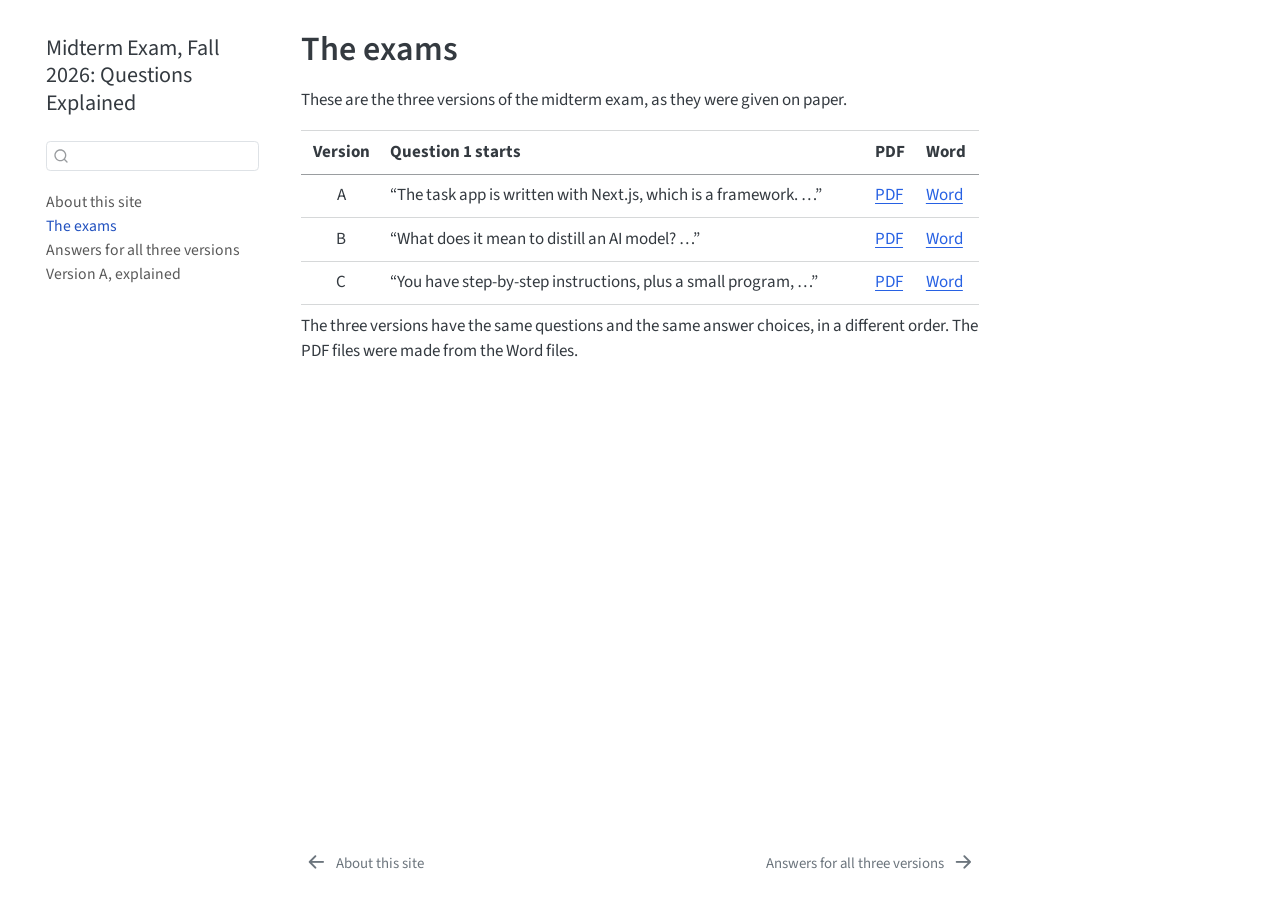
<file: docs/the-exams.html>
<!DOCTYPE html>
<html xmlns="http://www.w3.org/1999/xhtml" lang="en" xml:lang="en"><head>

<meta charset="utf-8">
<meta name="generator" content="quarto-1.7.33">

<meta name="viewport" content="width=device-width, initial-scale=1.0, user-scalable=yes">


<title>The exams – Midterm Exam, Fall 2026: Questions Explained</title>
<style>
code{white-space: pre-wrap;}
span.smallcaps{font-variant: small-caps;}
div.columns{display: flex; gap: min(4vw, 1.5em);}
div.column{flex: auto; overflow-x: auto;}
div.hanging-indent{margin-left: 1.5em; text-indent: -1.5em;}
ul.task-list{list-style: none;}
ul.task-list li input[type="checkbox"] {
  width: 0.8em;
  margin: 0 0.8em 0.2em -1em; /* quarto-specific, see https://github.com/quarto-dev/quarto-cli/issues/4556 */ 
  vertical-align: middle;
}
</style>


<script src="site_libs/quarto-nav/quarto-nav.js"></script>
<script src="site_libs/quarto-nav/headroom.min.js"></script>
<script src="site_libs/clipboard/clipboard.min.js"></script>
<script src="site_libs/quarto-search/autocomplete.umd.js"></script>
<script src="site_libs/quarto-search/fuse.min.js"></script>
<script src="site_libs/quarto-search/quarto-search.js"></script>
<meta name="quarto:offset" content="./">
<link href="./answers-all-versions.html" rel="next">
<link href="./index.html" rel="prev">
<script src="site_libs/quarto-html/quarto.js" type="module"></script>
<script src="site_libs/quarto-html/tabsets/tabsets.js" type="module"></script>
<script src="site_libs/quarto-html/popper.min.js"></script>
<script src="site_libs/quarto-html/tippy.umd.min.js"></script>
<script src="site_libs/quarto-html/anchor.min.js"></script>
<link href="site_libs/quarto-html/tippy.css" rel="stylesheet">
<link href="site_libs/quarto-html/quarto-syntax-highlighting-ea385d0e468b0dd5ea5bf0780b1290d9.css" rel="stylesheet" id="quarto-text-highlighting-styles">
<script src="site_libs/bootstrap/bootstrap.min.js"></script>
<link href="site_libs/bootstrap/bootstrap-icons.css" rel="stylesheet">
<link href="site_libs/bootstrap/bootstrap-12250bc6d41324f970c4c53c607dc95b.min.css" rel="stylesheet" append-hash="true" id="quarto-bootstrap" data-mode="light">
<script id="quarto-search-options" type="application/json">{
  "location": "sidebar",
  "copy-button": false,
  "collapse-after": 3,
  "panel-placement": "start",
  "type": "textbox",
  "limit": 50,
  "keyboard-shortcut": [
    "f",
    "/",
    "s"
  ],
  "show-item-context": false,
  "language": {
    "search-no-results-text": "No results",
    "search-matching-documents-text": "matching documents",
    "search-copy-link-title": "Copy link to search",
    "search-hide-matches-text": "Hide additional matches",
    "search-more-match-text": "more match in this document",
    "search-more-matches-text": "more matches in this document",
    "search-clear-button-title": "Clear",
    "search-text-placeholder": "",
    "search-detached-cancel-button-title": "Cancel",
    "search-submit-button-title": "Submit",
    "search-label": "Search"
  }
}</script>
<meta name="robots" content="noindex, nofollow">


<link rel="stylesheet" href="styles.css">
</head>

<body class="nav-sidebar floating quarto-light">

<div id="quarto-search-results"></div>
  <header id="quarto-header" class="headroom fixed-top">
  <nav class="quarto-secondary-nav">
    <div class="container-fluid d-flex">
      <button type="button" class="quarto-btn-toggle btn" data-bs-toggle="collapse" role="button" data-bs-target=".quarto-sidebar-collapse-item" aria-controls="quarto-sidebar" aria-expanded="false" aria-label="Toggle sidebar navigation" onclick="if (window.quartoToggleHeadroom) { window.quartoToggleHeadroom(); }">
        <i class="bi bi-layout-text-sidebar-reverse"></i>
      </button>
        <nav class="quarto-page-breadcrumbs" aria-label="breadcrumb"><ol class="breadcrumb"><li class="breadcrumb-item"><a href="./the-exams.html">The exams</a></li></ol></nav>
        <a class="flex-grow-1" role="navigation" data-bs-toggle="collapse" data-bs-target=".quarto-sidebar-collapse-item" aria-controls="quarto-sidebar" aria-expanded="false" aria-label="Toggle sidebar navigation" onclick="if (window.quartoToggleHeadroom) { window.quartoToggleHeadroom(); }">      
        </a>
      <button type="button" class="btn quarto-search-button" aria-label="Search" onclick="window.quartoOpenSearch();">
        <i class="bi bi-search"></i>
      </button>
    </div>
  </nav>
</header>
<!-- content -->
<div id="quarto-content" class="quarto-container page-columns page-rows-contents page-layout-article">
<!-- sidebar -->
  <nav id="quarto-sidebar" class="sidebar collapse collapse-horizontal quarto-sidebar-collapse-item sidebar-navigation floating overflow-auto">
    <div class="pt-lg-2 mt-2 text-left sidebar-header">
    <div class="sidebar-title mb-0 py-0">
      <a href="./">Midterm Exam, Fall 2026: Questions Explained</a> 
    </div>
      </div>
        <div class="mt-2 flex-shrink-0 align-items-center">
        <div class="sidebar-search">
        <div id="quarto-search" class="" title="Search"></div>
        </div>
        </div>
    <div class="sidebar-menu-container"> 
    <ul class="list-unstyled mt-1">
        <li class="sidebar-item">
  <div class="sidebar-item-container"> 
  <a href="./index.html" class="sidebar-item-text sidebar-link">
 <span class="menu-text">About this site</span></a>
  </div>
</li>
        <li class="sidebar-item">
  <div class="sidebar-item-container"> 
  <a href="./the-exams.html" class="sidebar-item-text sidebar-link active">
 <span class="menu-text">The exams</span></a>
  </div>
</li>
        <li class="sidebar-item">
  <div class="sidebar-item-container"> 
  <a href="./answers-all-versions.html" class="sidebar-item-text sidebar-link"><span class="chapter-title">Answers for all three versions</span></a>
  </div>
</li>
        <li class="sidebar-item">
  <div class="sidebar-item-container"> 
  <a href="./version-a-explained.html" class="sidebar-item-text sidebar-link">
 <span class="menu-text">Version A, explained</span></a>
  </div>
</li>
    </ul>
    </div>
</nav>
<div id="quarto-sidebar-glass" class="quarto-sidebar-collapse-item" data-bs-toggle="collapse" data-bs-target=".quarto-sidebar-collapse-item"></div>
<!-- margin-sidebar -->
    <div id="quarto-margin-sidebar" class="sidebar margin-sidebar zindex-bottom">
        
    </div>
<!-- main -->
<main class="content" id="quarto-document-content">

<header id="title-block-header" class="quarto-title-block default">
<div class="quarto-title">
<h1 class="title">The exams</h1>
</div>



<div class="quarto-title-meta">

    
  
    
  </div>
  


</header>


<p>These are the three versions of the midterm exam, as they were given on paper.</p>
<table class="caption-top table">
<thead>
<tr class="header">
<th style="text-align: center;">Version</th>
<th>Question 1 starts</th>
<th>PDF</th>
<th>Word</th>
</tr>
</thead>
<tbody>
<tr class="odd">
<td style="text-align: center;">A</td>
<td>“The task app is written with Next.js, which is a framework. …”</td>
<td><a href="exams/midterm-f26-version-A.pdf">PDF</a></td>
<td><a href="exams/midterm-f26-version-A.docx">Word</a></td>
</tr>
<tr class="even">
<td style="text-align: center;">B</td>
<td>“What does it mean to distill an AI model? …”</td>
<td><a href="exams/midterm-f26-version-B.pdf">PDF</a></td>
<td><a href="exams/midterm-f26-version-B.docx">Word</a></td>
</tr>
<tr class="odd">
<td style="text-align: center;">C</td>
<td>“You have step-by-step instructions, plus a small program, …”</td>
<td><a href="exams/midterm-f26-version-C.pdf">PDF</a></td>
<td><a href="exams/midterm-f26-version-C.docx">Word</a></td>
</tr>
</tbody>
</table>
<p>The three versions have the same questions and the same answer choices, in a different order. The PDF files were made from the Word files.</p>



</main> <!-- /main -->
<script id="quarto-html-after-body" type="application/javascript">
  window.document.addEventListener("DOMContentLoaded", function (event) {
    const icon = "";
    const anchorJS = new window.AnchorJS();
    anchorJS.options = {
      placement: 'right',
      icon: icon
    };
    anchorJS.add('.anchored');
    const isCodeAnnotation = (el) => {
      for (const clz of el.classList) {
        if (clz.startsWith('code-annotation-')) {                     
          return true;
        }
      }
      return false;
    }
    const onCopySuccess = function(e) {
      // button target
      const button = e.trigger;
      // don't keep focus
      button.blur();
      // flash "checked"
      button.classList.add('code-copy-button-checked');
      var currentTitle = button.getAttribute("title");
      button.setAttribute("title", "Copied!");
      let tooltip;
      if (window.bootstrap) {
        button.setAttribute("data-bs-toggle", "tooltip");
        button.setAttribute("data-bs-placement", "left");
        button.setAttribute("data-bs-title", "Copied!");
        tooltip = new bootstrap.Tooltip(button, 
          { trigger: "manual", 
            customClass: "code-copy-button-tooltip",
            offset: [0, -8]});
        tooltip.show();    
      }
      setTimeout(function() {
        if (tooltip) {
          tooltip.hide();
          button.removeAttribute("data-bs-title");
          button.removeAttribute("data-bs-toggle");
          button.removeAttribute("data-bs-placement");
        }
        button.setAttribute("title", currentTitle);
        button.classList.remove('code-copy-button-checked');
      }, 1000);
      // clear code selection
      e.clearSelection();
    }
    const getTextToCopy = function(trigger) {
        const codeEl = trigger.previousElementSibling.cloneNode(true);
        for (const childEl of codeEl.children) {
          if (isCodeAnnotation(childEl)) {
            childEl.remove();
          }
        }
        return codeEl.innerText;
    }
    const clipboard = new window.ClipboardJS('.code-copy-button:not([data-in-quarto-modal])', {
      text: getTextToCopy
    });
    clipboard.on('success', onCopySuccess);
    if (window.document.getElementById('quarto-embedded-source-code-modal')) {
      const clipboardModal = new window.ClipboardJS('.code-copy-button[data-in-quarto-modal]', {
        text: getTextToCopy,
        container: window.document.getElementById('quarto-embedded-source-code-modal')
      });
      clipboardModal.on('success', onCopySuccess);
    }
      var localhostRegex = new RegExp(/^(?:http|https):\/\/localhost\:?[0-9]*\//);
      var mailtoRegex = new RegExp(/^mailto:/);
        var filterRegex = new RegExp('/' + window.location.host + '/');
      var isInternal = (href) => {
          return filterRegex.test(href) || localhostRegex.test(href) || mailtoRegex.test(href);
      }
      // Inspect non-navigation links and adorn them if external
     var links = window.document.querySelectorAll('a[href]:not(.nav-link):not(.navbar-brand):not(.toc-action):not(.sidebar-link):not(.sidebar-item-toggle):not(.pagination-link):not(.no-external):not([aria-hidden]):not(.dropdown-item):not(.quarto-navigation-tool):not(.about-link)');
      for (var i=0; i<links.length; i++) {
        const link = links[i];
        if (!isInternal(link.href)) {
          // undo the damage that might have been done by quarto-nav.js in the case of
          // links that we want to consider external
          if (link.dataset.originalHref !== undefined) {
            link.href = link.dataset.originalHref;
          }
        }
      }
    function tippyHover(el, contentFn, onTriggerFn, onUntriggerFn) {
      const config = {
        allowHTML: true,
        maxWidth: 500,
        delay: 100,
        arrow: false,
        appendTo: function(el) {
            return el.parentElement;
        },
        interactive: true,
        interactiveBorder: 10,
        theme: 'quarto',
        placement: 'bottom-start',
      };
      if (contentFn) {
        config.content = contentFn;
      }
      if (onTriggerFn) {
        config.onTrigger = onTriggerFn;
      }
      if (onUntriggerFn) {
        config.onUntrigger = onUntriggerFn;
      }
      window.tippy(el, config); 
    }
    const noterefs = window.document.querySelectorAll('a[role="doc-noteref"]');
    for (var i=0; i<noterefs.length; i++) {
      const ref = noterefs[i];
      tippyHover(ref, function() {
        // use id or data attribute instead here
        let href = ref.getAttribute('data-footnote-href') || ref.getAttribute('href');
        try { href = new URL(href).hash; } catch {}
        const id = href.replace(/^#\/?/, "");
        const note = window.document.getElementById(id);
        if (note) {
          return note.innerHTML;
        } else {
          return "";
        }
      });
    }
    const xrefs = window.document.querySelectorAll('a.quarto-xref');
    const processXRef = (id, note) => {
      // Strip column container classes
      const stripColumnClz = (el) => {
        el.classList.remove("page-full", "page-columns");
        if (el.children) {
          for (const child of el.children) {
            stripColumnClz(child);
          }
        }
      }
      stripColumnClz(note)
      if (id === null || id.startsWith('sec-')) {
        // Special case sections, only their first couple elements
        const container = document.createElement("div");
        if (note.children && note.children.length > 2) {
          container.appendChild(note.children[0].cloneNode(true));
          for (let i = 1; i < note.children.length; i++) {
            const child = note.children[i];
            if (child.tagName === "P" && child.innerText === "") {
              continue;
            } else {
              container.appendChild(child.cloneNode(true));
              break;
            }
          }
          if (window.Quarto?.typesetMath) {
            window.Quarto.typesetMath(container);
          }
          return container.innerHTML
        } else {
          if (window.Quarto?.typesetMath) {
            window.Quarto.typesetMath(note);
          }
          return note.innerHTML;
        }
      } else {
        // Remove any anchor links if they are present
        const anchorLink = note.querySelector('a.anchorjs-link');
        if (anchorLink) {
          anchorLink.remove();
        }
        if (window.Quarto?.typesetMath) {
          window.Quarto.typesetMath(note);
        }
        if (note.classList.contains("callout")) {
          return note.outerHTML;
        } else {
          return note.innerHTML;
        }
      }
    }
    for (var i=0; i<xrefs.length; i++) {
      const xref = xrefs[i];
      tippyHover(xref, undefined, function(instance) {
        instance.disable();
        let url = xref.getAttribute('href');
        let hash = undefined; 
        if (url.startsWith('#')) {
          hash = url;
        } else {
          try { hash = new URL(url).hash; } catch {}
        }
        if (hash) {
          const id = hash.replace(/^#\/?/, "");
          const note = window.document.getElementById(id);
          if (note !== null) {
            try {
              const html = processXRef(id, note.cloneNode(true));
              instance.setContent(html);
            } finally {
              instance.enable();
              instance.show();
            }
          } else {
            // See if we can fetch this
            fetch(url.split('#')[0])
            .then(res => res.text())
            .then(html => {
              const parser = new DOMParser();
              const htmlDoc = parser.parseFromString(html, "text/html");
              const note = htmlDoc.getElementById(id);
              if (note !== null) {
                const html = processXRef(id, note);
                instance.setContent(html);
              } 
            }).finally(() => {
              instance.enable();
              instance.show();
            });
          }
        } else {
          // See if we can fetch a full url (with no hash to target)
          // This is a special case and we should probably do some content thinning / targeting
          fetch(url)
          .then(res => res.text())
          .then(html => {
            const parser = new DOMParser();
            const htmlDoc = parser.parseFromString(html, "text/html");
            const note = htmlDoc.querySelector('main.content');
            if (note !== null) {
              // This should only happen for chapter cross references
              // (since there is no id in the URL)
              // remove the first header
              if (note.children.length > 0 && note.children[0].tagName === "HEADER") {
                note.children[0].remove();
              }
              const html = processXRef(null, note);
              instance.setContent(html);
            } 
          }).finally(() => {
            instance.enable();
            instance.show();
          });
        }
      }, function(instance) {
      });
    }
        let selectedAnnoteEl;
        const selectorForAnnotation = ( cell, annotation) => {
          let cellAttr = 'data-code-cell="' + cell + '"';
          let lineAttr = 'data-code-annotation="' +  annotation + '"';
          const selector = 'span[' + cellAttr + '][' + lineAttr + ']';
          return selector;
        }
        const selectCodeLines = (annoteEl) => {
          const doc = window.document;
          const targetCell = annoteEl.getAttribute("data-target-cell");
          const targetAnnotation = annoteEl.getAttribute("data-target-annotation");
          const annoteSpan = window.document.querySelector(selectorForAnnotation(targetCell, targetAnnotation));
          const lines = annoteSpan.getAttribute("data-code-lines").split(",");
          const lineIds = lines.map((line) => {
            return targetCell + "-" + line;
          })
          let top = null;
          let height = null;
          let parent = null;
          if (lineIds.length > 0) {
              //compute the position of the single el (top and bottom and make a div)
              const el = window.document.getElementById(lineIds[0]);
              top = el.offsetTop;
              height = el.offsetHeight;
              parent = el.parentElement.parentElement;
            if (lineIds.length > 1) {
              const lastEl = window.document.getElementById(lineIds[lineIds.length - 1]);
              const bottom = lastEl.offsetTop + lastEl.offsetHeight;
              height = bottom - top;
            }
            if (top !== null && height !== null && parent !== null) {
              // cook up a div (if necessary) and position it 
              let div = window.document.getElementById("code-annotation-line-highlight");
              if (div === null) {
                div = window.document.createElement("div");
                div.setAttribute("id", "code-annotation-line-highlight");
                div.style.position = 'absolute';
                parent.appendChild(div);
              }
              div.style.top = top - 2 + "px";
              div.style.height = height + 4 + "px";
              div.style.left = 0;
              let gutterDiv = window.document.getElementById("code-annotation-line-highlight-gutter");
              if (gutterDiv === null) {
                gutterDiv = window.document.createElement("div");
                gutterDiv.setAttribute("id", "code-annotation-line-highlight-gutter");
                gutterDiv.style.position = 'absolute';
                const codeCell = window.document.getElementById(targetCell);
                const gutter = codeCell.querySelector('.code-annotation-gutter');
                gutter.appendChild(gutterDiv);
              }
              gutterDiv.style.top = top - 2 + "px";
              gutterDiv.style.height = height + 4 + "px";
            }
            selectedAnnoteEl = annoteEl;
          }
        };
        const unselectCodeLines = () => {
          const elementsIds = ["code-annotation-line-highlight", "code-annotation-line-highlight-gutter"];
          elementsIds.forEach((elId) => {
            const div = window.document.getElementById(elId);
            if (div) {
              div.remove();
            }
          });
          selectedAnnoteEl = undefined;
        };
          // Handle positioning of the toggle
      window.addEventListener(
        "resize",
        throttle(() => {
          elRect = undefined;
          if (selectedAnnoteEl) {
            selectCodeLines(selectedAnnoteEl);
          }
        }, 10)
      );
      function throttle(fn, ms) {
      let throttle = false;
      let timer;
        return (...args) => {
          if(!throttle) { // first call gets through
              fn.apply(this, args);
              throttle = true;
          } else { // all the others get throttled
              if(timer) clearTimeout(timer); // cancel #2
              timer = setTimeout(() => {
                fn.apply(this, args);
                timer = throttle = false;
              }, ms);
          }
        };
      }
        // Attach click handler to the DT
        const annoteDls = window.document.querySelectorAll('dt[data-target-cell]');
        for (const annoteDlNode of annoteDls) {
          annoteDlNode.addEventListener('click', (event) => {
            const clickedEl = event.target;
            if (clickedEl !== selectedAnnoteEl) {
              unselectCodeLines();
              const activeEl = window.document.querySelector('dt[data-target-cell].code-annotation-active');
              if (activeEl) {
                activeEl.classList.remove('code-annotation-active');
              }
              selectCodeLines(clickedEl);
              clickedEl.classList.add('code-annotation-active');
            } else {
              // Unselect the line
              unselectCodeLines();
              clickedEl.classList.remove('code-annotation-active');
            }
          });
        }
    const findCites = (el) => {
      const parentEl = el.parentElement;
      if (parentEl) {
        const cites = parentEl.dataset.cites;
        if (cites) {
          return {
            el,
            cites: cites.split(' ')
          };
        } else {
          return findCites(el.parentElement)
        }
      } else {
        return undefined;
      }
    };
    var bibliorefs = window.document.querySelectorAll('a[role="doc-biblioref"]');
    for (var i=0; i<bibliorefs.length; i++) {
      const ref = bibliorefs[i];
      const citeInfo = findCites(ref);
      if (citeInfo) {
        tippyHover(citeInfo.el, function() {
          var popup = window.document.createElement('div');
          citeInfo.cites.forEach(function(cite) {
            var citeDiv = window.document.createElement('div');
            citeDiv.classList.add('hanging-indent');
            citeDiv.classList.add('csl-entry');
            var biblioDiv = window.document.getElementById('ref-' + cite);
            if (biblioDiv) {
              citeDiv.innerHTML = biblioDiv.innerHTML;
            }
            popup.appendChild(citeDiv);
          });
          return popup.innerHTML;
        });
      }
    }
  });
  </script>
<nav class="page-navigation">
  <div class="nav-page nav-page-previous">
      <a href="./index.html" class="pagination-link" aria-label="About this site">
        <i class="bi bi-arrow-left-short"></i> <span class="nav-page-text">About this site</span>
      </a>          
  </div>
  <div class="nav-page nav-page-next">
      <a href="./answers-all-versions.html" class="pagination-link" aria-label="Answers for all three versions">
        <span class="nav-page-text"><span class="chapter-title">Answers for all three versions</span></span> <i class="bi bi-arrow-right-short"></i>
      </a>
  </div>
</nav>
</div> <!-- /content -->




</body></html>
</file>
<file: docs/site_libs/quarto-html/tippy.css>
.tippy-box[data-animation=fade][data-state=hidden]{opacity:0}[data-tippy-root]{max-width:calc(100vw - 10px)}.tippy-box{position:relative;background-color:#333;color:#fff;border-radius:4px;font-size:14px;line-height:1.4;white-space:normal;outline:0;transition-property:transform,visibility,opacity}.tippy-box[data-placement^=top]>.tippy-arrow{bottom:0}.tippy-box[data-placement^=top]>.tippy-arrow:before{bottom:-7px;left:0;border-width:8px 8px 0;border-top-color:initial;transform-origin:center top}.tippy-box[data-placement^=bottom]>.tippy-arrow{top:0}.tippy-box[data-placement^=bottom]>.tippy-arrow:before{top:-7px;left:0;border-width:0 8px 8px;border-bottom-color:initial;transform-origin:center bottom}.tippy-box[data-placement^=left]>.tippy-arrow{right:0}.tippy-box[data-placement^=left]>.tippy-arrow:before{border-width:8px 0 8px 8px;border-left-color:initial;right:-7px;transform-origin:center left}.tippy-box[data-placement^=right]>.tippy-arrow{left:0}.tippy-box[data-placement^=right]>.tippy-arrow:before{left:-7px;border-width:8px 8px 8px 0;border-right-color:initial;transform-origin:center right}.tippy-box[data-inertia][data-state=visible]{transition-timing-function:cubic-bezier(.54,1.5,.38,1.11)}.tippy-arrow{width:16px;height:16px;color:#333}.tippy-arrow:before{content:"";position:absolute;border-color:transparent;border-style:solid}.tippy-content{position:relative;padding:5px 9px;z-index:1}
</file>
<file: docs/site_libs/quarto-html/quarto-syntax-highlighting-ea385d0e468b0dd5ea5bf0780b1290d9.css>
/* quarto syntax highlight colors */
:root {
  --quarto-hl-ot-color: #003B4F;
  --quarto-hl-at-color: #657422;
  --quarto-hl-ss-color: #20794D;
  --quarto-hl-an-color: #5E5E5E;
  --quarto-hl-fu-color: #4758AB;
  --quarto-hl-st-color: #20794D;
  --quarto-hl-cf-color: #003B4F;
  --quarto-hl-op-color: #5E5E5E;
  --quarto-hl-er-color: #AD0000;
  --quarto-hl-bn-color: #AD0000;
  --quarto-hl-al-color: #AD0000;
  --quarto-hl-va-color: #111111;
  --quarto-hl-bu-color: inherit;
  --quarto-hl-ex-color: inherit;
  --quarto-hl-pp-color: #AD0000;
  --quarto-hl-in-color: #5E5E5E;
  --quarto-hl-vs-color: #20794D;
  --quarto-hl-wa-color: #5E5E5E;
  --quarto-hl-do-color: #5E5E5E;
  --quarto-hl-im-color: #00769E;
  --quarto-hl-ch-color: #20794D;
  --quarto-hl-dt-color: #AD0000;
  --quarto-hl-fl-color: #AD0000;
  --quarto-hl-co-color: #5E5E5E;
  --quarto-hl-cv-color: #5E5E5E;
  --quarto-hl-cn-color: #8f5902;
  --quarto-hl-sc-color: #5E5E5E;
  --quarto-hl-dv-color: #AD0000;
  --quarto-hl-kw-color: #003B4F;
}

/* other quarto variables */
:root {
  --quarto-font-monospace: SFMono-Regular, Menlo, Monaco, Consolas, "Liberation Mono", "Courier New", monospace;
}

/* syntax highlight based on Pandoc's rules */
pre > code.sourceCode > span {
  color: #003B4F;
}

code.sourceCode > span {
  color: #003B4F;
}

div.sourceCode,
div.sourceCode pre.sourceCode {
  color: #003B4F;
}

/* Normal */
code span {
  color: #003B4F;
}

/* Alert */
code span.al {
  color: #AD0000;
  font-style: inherit;
}

/* Annotation */
code span.an {
  color: #5E5E5E;
  font-style: inherit;
}

/* Attribute */
code span.at {
  color: #657422;
  font-style: inherit;
}

/* BaseN */
code span.bn {
  color: #AD0000;
  font-style: inherit;
}

/* BuiltIn */
code span.bu {
  font-style: inherit;
}

/* ControlFlow */
code span.cf {
  color: #003B4F;
  font-weight: bold;
  font-style: inherit;
}

/* Char */
code span.ch {
  color: #20794D;
  font-style: inherit;
}

/* Constant */
code span.cn {
  color: #8f5902;
  font-style: inherit;
}

/* Comment */
code span.co {
  color: #5E5E5E;
  font-style: inherit;
}

/* CommentVar */
code span.cv {
  color: #5E5E5E;
  font-style: italic;
}

/* Documentation */
code span.do {
  color: #5E5E5E;
  font-style: italic;
}

/* DataType */
code span.dt {
  color: #AD0000;
  font-style: inherit;
}

/* DecVal */
code span.dv {
  color: #AD0000;
  font-style: inherit;
}

/* Error */
code span.er {
  color: #AD0000;
  font-style: inherit;
}

/* Extension */
code span.ex {
  font-style: inherit;
}

/* Float */
code span.fl {
  color: #AD0000;
  font-style: inherit;
}

/* Function */
code span.fu {
  color: #4758AB;
  font-style: inherit;
}

/* Import */
code span.im {
  color: #00769E;
  font-style: inherit;
}

/* Information */
code span.in {
  color: #5E5E5E;
  font-style: inherit;
}

/* Keyword */
code span.kw {
  color: #003B4F;
  font-weight: bold;
  font-style: inherit;
}

/* Operator */
code span.op {
  color: #5E5E5E;
  font-style: inherit;
}

/* Other */
code span.ot {
  color: #003B4F;
  font-style: inherit;
}

/* Preprocessor */
code span.pp {
  color: #AD0000;
  font-style: inherit;
}

/* SpecialChar */
code span.sc {
  color: #5E5E5E;
  font-style: inherit;
}

/* SpecialString */
code span.ss {
  color: #20794D;
  font-style: inherit;
}

/* String */
code span.st {
  color: #20794D;
  font-style: inherit;
}

/* Variable */
code span.va {
  color: #111111;
  font-style: inherit;
}

/* VerbatimString */
code span.vs {
  color: #20794D;
  font-style: inherit;
}

/* Warning */
code span.wa {
  color: #5E5E5E;
  font-style: italic;
}

.prevent-inlining {
  content: "</";
}

/*# sourceMappingURL=538754cbb4183396a2435bcb80637e05.css.map */
</file>
<file: docs/styles.css>
/* The question text */
.stem {
  font-size: 1.1em;
  font-weight: 500;
  margin: 0.5em 0 0.8em 0;
}

/* One answer choice, with its explanation below it */
.choice {
  margin: 0 0 0.7em 0;
  padding: 0.35em 0.7em;
  border-left: 3px solid #d0d0d0;
}
.choice > p:first-child {
  margin-bottom: 0.15em;
}
.choice .letter {
  font-weight: 600;
  margin-right: 0.25em;
}

/* The correct answer: larger and bold */
.choice.correct {
  border-left: 4px solid #1a7f37;
  background: rgba(26, 127, 55, 0.07);
}
.choice.correct > p:first-child {
  font-size: 1.2em;
  font-weight: 700;
}
.correct-tag {
  font-size: 0.8em;
  font-weight: 600;
  color: #1a7f37;
  margin-left: 0.3em;
}
.unused-tag {
  font-size: 0.85em;
  color: #6c757d;
}

/* The explanation of a choice: smaller and italic */
.why,
.why p {
  font-size: 0.88em;
  font-style: italic;
  color: #444;
  margin: 0;
}

/* "In the other versions ..." */
.other-versions {
  display: block;
  font-size: 0.85em;
  color: #6c757d;
  margin: 0.4em 0 0.6em 0;
}

/* The question heading: the question number and the question itself */
h2.question,
section.question > h2 {
  font-size: 1.3rem;
  line-height: 1.35;
}

/* Space between questions */
h2 {
  margin-top: 2.2em;
  padding-top: 0.6em;
  border-top: 1px solid #e5e5e5;
}

@media (prefers-color-scheme: dark) {
  .why, .why p { color: inherit; }
}
</file>
